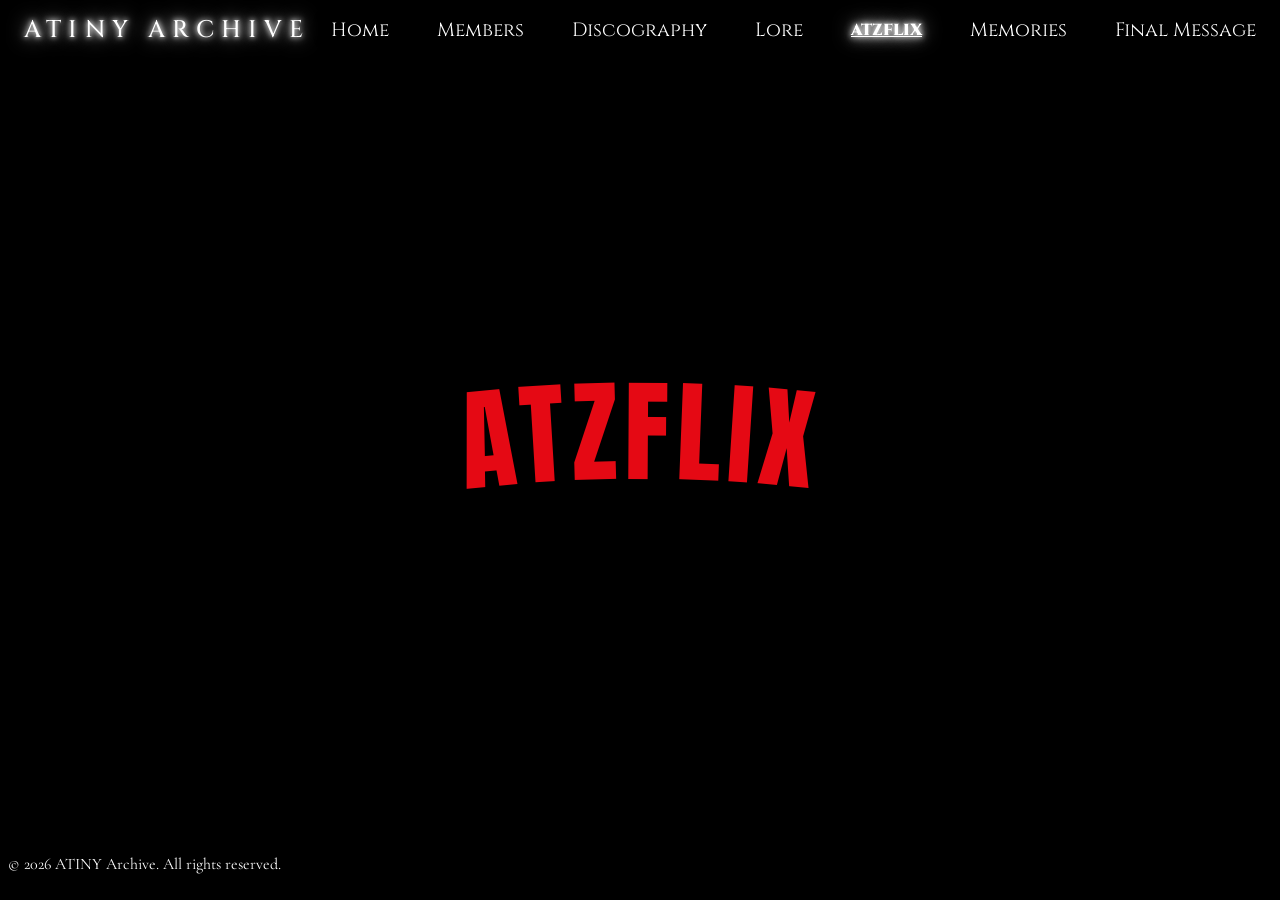
<file: public/atzflix.html>
<html lang="en">

<head>
    <meta charset="UTF-8">
    <meta name="viewport" content="width=device-width, initial-scale=1.0">
    <meta name="robots" content="noindex, nofollow">
    <link rel="icon" href="../assets/logonav.jpg" type="image/jpg">
    <title>ATINY Archive | ATZFLIX</title>
    <link href="https://cdn.jsdelivr.net/npm/bootstrap@5.3.0/dist/css/bootstrap.min.css" rel="stylesheet">
    <link rel="stylesheet" href="../assets/style.css">
    <link href="https://fonts.googleapis.com/css2?family=Anton&display=swap" rel="stylesheet">
</head>

<body>

    <header class="d-flex justify-content-between align-items-center px-4 py-3">
        <a href="inicio/inicio.html" style="text-decoration: none; color: inherit;">
            <h1 class="titleMenor">ATINY ARCHIVE</h1>
        </a>
        <nav class="d-flex align-items-center justify-content-center gap-5">
            <a href="home.html" class="nav-link">Home</a>
            <a href="members.html" class="nav-link">Members</a>
            <a href="disco.html" class="nav-link">Discography</a>
            <a href="lore.html" class="nav-link">Lore</a>
            <a href="atzflix.html" class="nav-link-act"><strong>ATZFLIX</strong></a>
            <a href="memories.html" class="nav-link">Memories</a>
            <a href="final.html" class="nav-link">Final Message</a>
        </nav>
    </header>

    <main class="atzflix-main">

        <div id="intro-view" class="atzflix-intro">
            <svg viewBox="0 0 800 200" class="atzflix-logo">
                <path id="curvaTexto" d="M 50,140 Q 400,60 750,140" fill="none" />
                <text>
                    <textPath href="#curvaTexto" startOffset="50%" text-anchor="middle">ATZFLIX</textPath>
                </text>
            </svg>
        </div>

        <div id="perfis-view" class="atzflix-perfis" style="display:none;">
            <h2 class="perfis-titulo">Who is watching?</h2>
            <div class="perfis-grid" id="perfisGrid"></div>
        </div>

        <div id="catalogo-view" class="atzflix-catalogo" style="display:none;">
            <div class="catalogo-topo">
                <img id="perfilAtualFoto" class="perfil-avatar" onclick="voltarPerfis()" title="Trocar perfil">
                <a href="memories.html" class="btn btn-primary btn-lg px-4 button">Leave ATZFLIX →</a>
            </div>
            <div id="categoriasContainer"></div>
        </div>

    </main>

    <footer class="px-2 py-2" style="position: fixed; bottom: 0; width: 100%;">
        <p>&copy; 2026 ATINY Archive. All rights reserved.</p>
    </footer>

    <script src="../scripts/atzflix.js"></script>
</body>

</html>
</file>
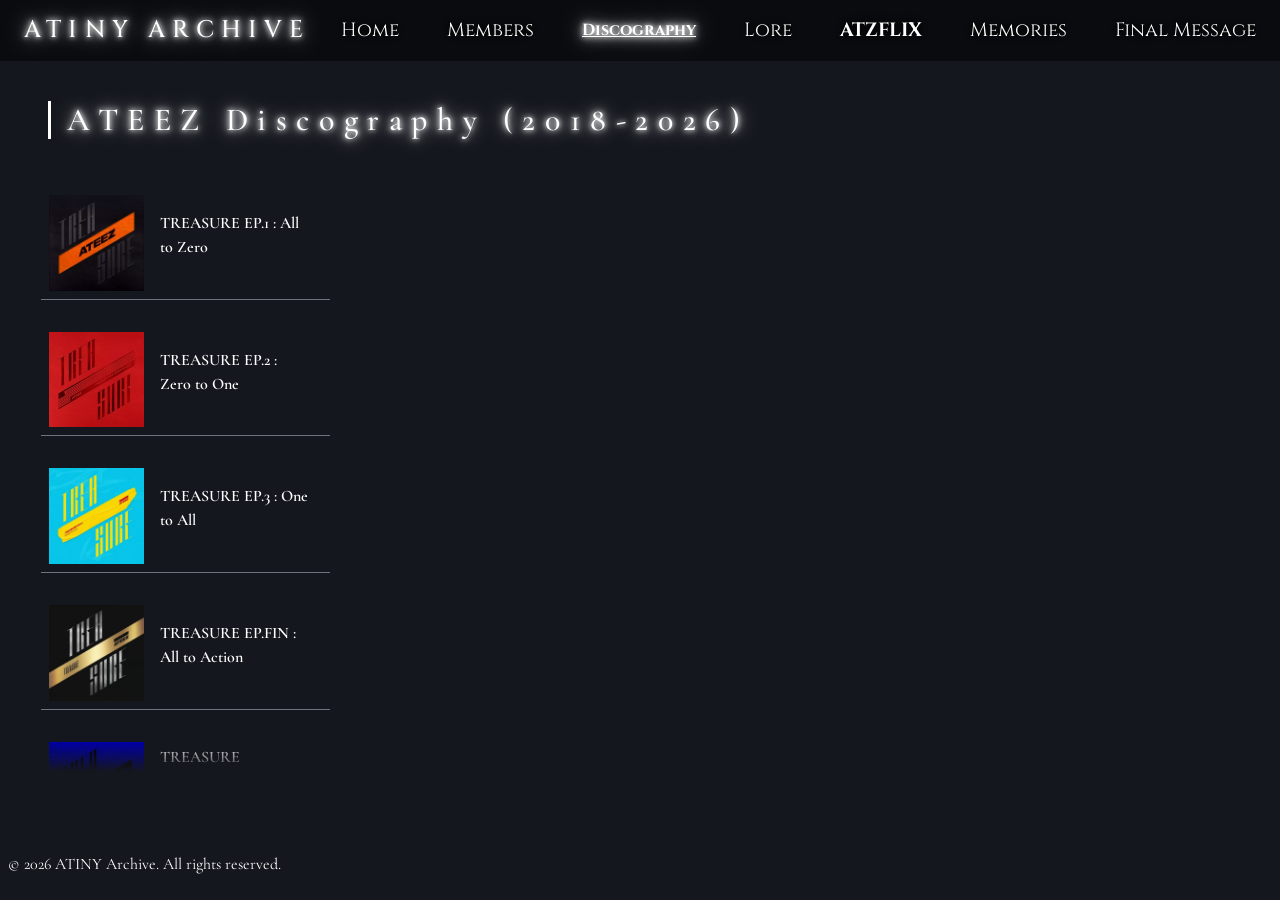
<file: public/disco.html>
<html lang="en">

<head>
    <meta charset="UTF-8">
    <meta name="viewport" content="width=device-width, initial-scale=1.0">
    <meta name="referrer" content="strict-origin-when-cross-origin">
    <meta name="robots" content="noindex, nofollow">
    <link rel="icon" href="../assets/logonav.jpg" type="image/jpg">
    <title>ATINY Archive | Discography</title>
    <link href="https://cdn.jsdelivr.net/npm/bootstrap@5.3.0/dist/css/bootstrap.min.css" rel="stylesheet">
    <link rel="stylesheet" href="../assets/style.css">
</head>

<body id="body1">

    <div id="fundo-era"></div>

    <header class="d-flex justify-content-between align-items-center px-4 py-3">
        <a href="inicio/inicio.html" style="text-decoration: none; color: inherit;">
            <h1 class="titleMenor">ATINY ARCHIVE</h1>
        </a>
        <nav class="d-flex align-items-center justify-content-center gap-5">
            <a href="home.html" class="nav-link">Home</a>
            <a href="members.html" class="nav-link">Members</a>
            <a href="disco.html" class="nav-link-act">Discography</a>
            <a href="lore.html" class="nav-link">Lore</a>
            <a href="atzflix.html" class="nav-link"><strong>ATZFLIX</strong></a>
            <a href="memories.html" class="nav-link">Memories</a>
            <a href="final.html" class="nav-link">Final Message</a>
        </nav>
    </header>

    <main class="container-fluid py-5 px-5" style ="min-height: 83vh;">
        <h2 class="mb-5">ATEEZ Discography (2018-2026)</h2>

        <div class="row align-items-start gap-4 flex-nowrap">
            <div class="col-md-3 albuns" style="overflow-y: auto; max-height: 24vw;">
                <div class="d-flex flex-column gap-4">

                    <div class="d-flex align-items-center gap-3 p-2 border-bottom border-secondary"
                        style="cursor: pointer;" onclick="mostrarMusicas('ep1', event)">
                        <img src="../assets/discos/disco1.avif" alt="First Mini Album" class="album-capa">
                        <p style="font-weight: 600; max-width: 55%;">TREASURE EP.1 : All to Zero</p>
                    </div>

                    <div class="d-flex align-items-center gap-3 p-2 border-bottom border-secondary"
                        style="cursor: pointer;" onclick="mostrarMusicas('ep2', event)">
                        <img src="../assets/discos/disco2.avif" alt="Mini Album" class="album-capa">
                        <p style="font-weight: 600; max-width: 55%;">TREASURE EP.2 : Zero to One</p>
                    </div>

                    <div class="d-flex align-items-center gap-3 p-2 border-bottom border-secondary"
                        style="cursor: pointer;" onclick="mostrarMusicas('ep3', event)">
                        <img src="../assets/discos/disco3.avif" alt="Mini Album" class="album-capa">
                        <p style="font-weight: 600; max-width: 55%;">TREASURE EP.3 : One to All</p>
                    </div>

                    <div class="d-flex align-items-center gap-3 p-2 border-bottom border-secondary"
                        style="cursor: pointer;" onclick="mostrarMusicas('ep4', event)">
                        <img src="../assets/discos/disco4.avif" alt="Full-Length Album" class="album-capa">
                        <p style="font-weight: 600; max-width: 55%;">TREASURE EP.FIN : All to Action</p>
                    </div>
                    <div class="d-flex align-items-center gap-3 p-2 border-bottom border-secondary"
                        style="cursor: pointer;" onclick="mostrarMusicas('ep5', event)">
                        <img src="../assets/discos/disco5.avif" alt="Mini Album" class="album-capa">
                        <p style="font-weight: 600; max-width: 55%;">TREASURE EPILOGUE : Action To Answer</p>
                    </div>
                    <div class="d-flex align-items-center gap-3 p-2 border-bottom border-secondary"
                        style="cursor: pointer;" onclick="mostrarMusicas('ep6', event)">
                        <img src="../assets/discos/disco6.avif" alt="Mini Album" class="album-capa">
                        <p style="font-weight: 600; max-width: 55%;">ZERO : FEVER Part.1</p>
                    </div>
                    <div class="d-flex align-items-center gap-3 p-2 border-bottom border-secondary"
                        style="cursor: pointer;" onclick="mostrarMusicas('ep7', event)">
                        <img src="../assets/discos/disco7.avif" alt="Mini Album" class="album-capa">
                        <p style="font-weight: 600; max-width: 55%;">ZERO : FEVER Part.2</p>
                    </div>
                    <div class="d-flex align-items-center gap-3 p-2 border-bottom border-secondary"
                        style="cursor: pointer;" onclick="mostrarMusicas('ep8', event)">
                        <img src="../assets/discos/disco8.avif" alt="Mini Album" class="album-capa">
                        <p style="font-weight: 600; max-width: 55%;">ZERO : FEVER Part.3</p>
                    </div>
                    <div class="d-flex align-items-center gap-3 p-2 border-bottom border-secondary"
                        style="cursor: pointer;" onclick="mostrarMusicas('ep9', event)">
                        <img src="../assets/discos/disco9.avif" alt="Full-Length Album" class="album-capa">
                        <p style="font-weight: 600; max-width: 55%;">ZERO : FEVER EPILOGUE</p>
                    </div>
                    <div class="d-flex align-items-center gap-3 p-2 border-bottom border-secondary"
                        style="cursor: pointer;" onclick="mostrarMusicas('ep10', event)">
                        <img src="../assets/discos/disco10.avif" alt="Japanese Mini Album" class="album-capa">
                        <p style="font-weight: 600; max-width: 55%;">BEYOND : ZERO</p>
                    </div>
                    <div class="d-flex align-items-center gap-3 p-2 border-bottom border-secondary"
                        style="cursor: pointer;" onclick="mostrarMusicas('ep11', event)">
                        <img src="../assets/discos/disco11.avif" alt="Mini Album" class="album-capa">
                        <p style="font-weight: 600; max-width: 55%;">THE WORLD EP.1 : MOVEMENT</p>
                    </div>
                    <div class="d-flex align-items-center gap-3 p-2 border-bottom border-secondary"
                        style="cursor: pointer;" onclick="mostrarMusicas('ep12', event)">
                        <img src="../assets/discos/disco12.avif" alt="Japanese Mini Album" class="album-capa">
                        <p style="font-weight: 600; max-width: 55%;">THE WORLD EP.PARADIGM</p>
                    </div>
                    <div class="d-flex align-items-center gap-3 p-2 border-bottom border-secondary"
                        style="cursor: pointer;" onclick="mostrarMusicas('ep13', event)">
                        <img src="../assets/discos/disco13.avif" alt="Mini Album" class="album-capa">
                        <p style="font-weight: 600; max-width: 55%;">SPIN OFF : FROM THE WITNESS</p>
                    </div>
                    <div class="d-flex align-items-center gap-3 p-2 border-bottom border-secondary"
                        style="cursor: pointer;" onclick="mostrarMusicas('ep14', event)">
                        <img src="../assets/discos/disco14.avif" alt="Mini Album" class="album-capa">
                        <p style="font-weight: 600; max-width: 55%;">THE WORLD EP.2 : OUTLAW</p>
                    </div>
                    <div class="d-flex align-items-center gap-3 p-2 border-bottom border-secondary"
                        style="cursor: pointer;" onclick="mostrarMusicas('ep15', event)">
                        <img src="../assets/discos/disco15.avif" alt="Full-Length Album" class="album-capa">
                        <p style="font-weight: 600; max-width: 55%;">THE WORLD EP.FIN : WILL</p>
                    </div>
                    <div class="d-flex align-items-center gap-3 p-2 border-bottom border-secondary"
                        style="cursor: pointer;" onclick="mostrarMusicas('ep16', event)">
                        <img src="../assets/discos/disco16.avif" alt="Mini Album" class="album-capa">
                        <p style="font-weight: 600; max-width: 55%;">GOLDEN HOUR : Part.1</p>
                    </div>
                    <div class="d-flex align-items-center gap-3 p-2 border-bottom border-secondary"
                        style="cursor: pointer;" onclick="mostrarMusicas('ep17', event)">
                        <img src="../assets/discos/disco17.jpg" alt="Collaboration Single" class="album-capa">
                        <p style="font-weight: 600; max-width: 55%;">Hush-Hush (with BE:FIRST)</p>
                    </div>
                    <div class="d-flex align-items-center gap-3 p-2 border-bottom border-secondary"
                        style="cursor: pointer;" onclick="mostrarMusicas('ep18', event)">
                        <img src="../assets/discos/disco18.jpg" alt="Japanese Single" class="album-capa">
                        <p style="font-weight: 600; max-width: 55%;">Birthday</p>
                    </div>
                    <div class="d-flex align-items-center gap-3 p-2 border-bottom border-secondary"
                        style="cursor: pointer;" onclick="mostrarMusicas('ep19', event)">
                        <img src="../assets/discos/disco19.jpg" alt="Mini Album" class="album-capa">
                        <p style="font-weight: 600; max-width: 55%;">GOLDEN HOUR : Part.2</p>
                    </div>
                    <div class="d-flex align-items-center gap-3 p-2 border-bottom border-secondary"
                        style="cursor: pointer;" onclick="mostrarMusicas('ep20', event)">
                        <img src="../assets/discos/disco20.jpg" alt="Mini Album" class="album-capa">
                        <p style="font-weight: 600; max-width: 55%;">GOLDEN HOUR : Part.3</p>
                    </div>
                    <div class="d-flex align-items-center gap-3 p-2 border-bottom border-secondary"
                        style="cursor: pointer;" onclick="mostrarMusicas('ep21', event)">
                        <img src="../assets/discos/disco21.jpg" alt="Mini Album Repackage" class="album-capa">
                        <p style="font-weight: 600; max-width: 55%;">GOLDEN HOUR : Part.3 ‘In Your Fantasy Edition’</p>
                    </div>
                    <div class="d-flex align-items-center gap-3 p-2 border-bottom border-secondary"
                        style="cursor: pointer;" onclick="mostrarMusicas('ep22', event)">
                        <img src="../assets/discos/disco22.jpeg" alt="Mini Album" class="album-capa">
                        <p style="font-weight: 600; max-width: 55%;">Ashes to Light</p>
                    </div>
                    <div class="d-flex align-items-center gap-3 p-2 border-bottom border-secondary"
                        style="cursor: pointer;" onclick="mostrarMusicas('ep23', event)">
                        <img src="../assets/discos/disco23.jpeg" alt="Japanese Full Album" class="album-capa">
                        <p style="font-weight: 600; max-width: 55%;">GOLDEN HOUR : Part.4</p>
                    </div>
                    <div class="d-flex align-items-center gap-3 p-2 border-bottom border-secondary"
                        style="cursor: pointer;" onclick="mostrarMusicas('ep24', event)">
                        <img src="../assets/discos/disco24.jpg" alt="Japanese Full Album" class="album-capa">
                        <p style="font-weight: 600; max-width: 55%;">GOLDEN HOUR : Part.5</p>
                    </div>
                </div>
            </div>

            <div class="col-md-8">
                <div id="musicas" class="p-4"></div>
            </div>
        </div>
    </main>


    <footer class="px-2 py-2" style="position: fixed; bottom: 0; width: 100%;">
        <p>&copy; 2026 ATINY Archive. All rights reserved.</p>
    </footer>

    <script src="../scripts/som.js"></script>
    <script src="../scripts/disco.js"></script>
</body>

</html>
</file>
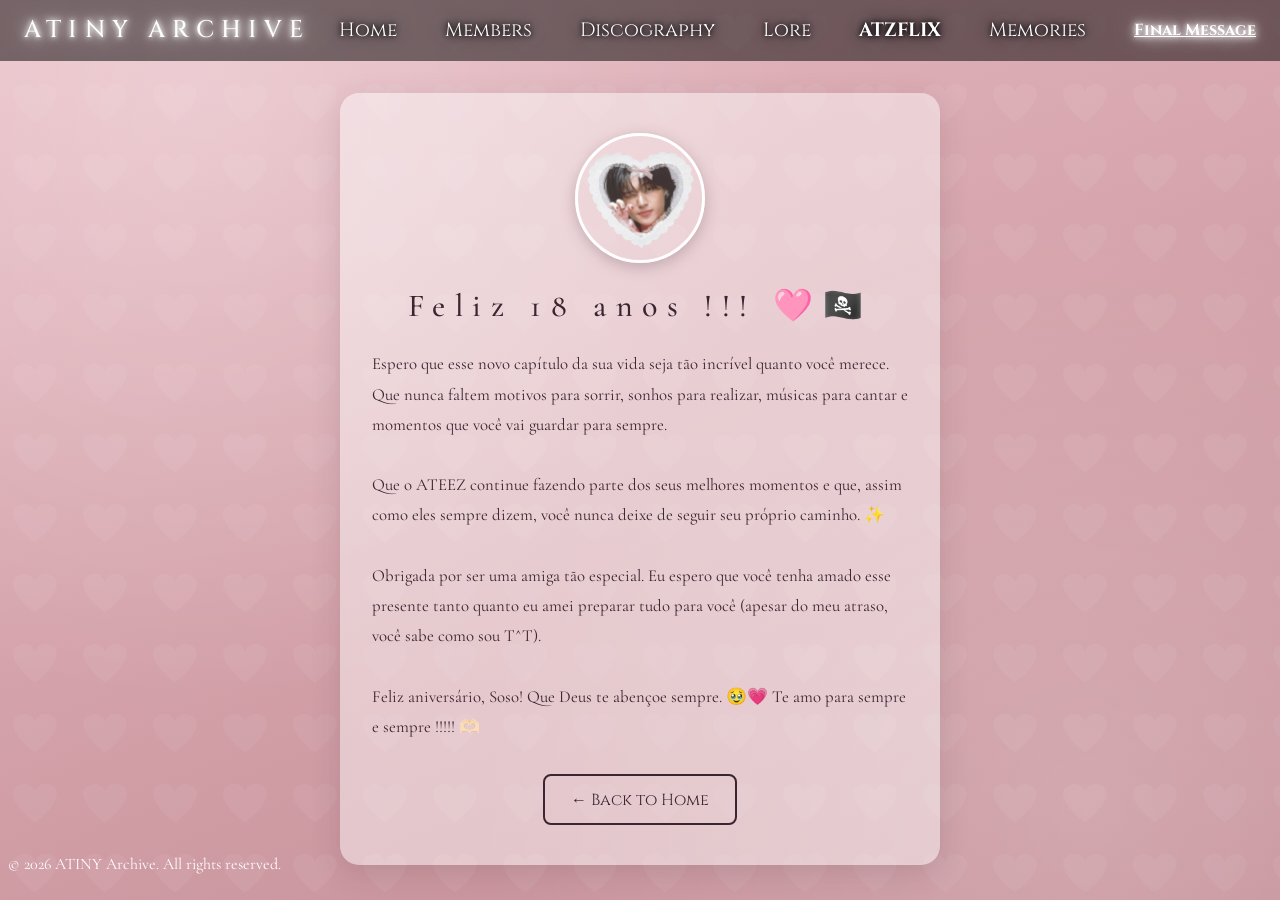
<file: public/final.html>
<html lang="en">

<head>
    <meta charset="UTF-8">
    <meta name="viewport" content="width=device-width, initial-scale=1.0">
    <meta name="robots" content="noindex, nofollow">
    <link rel="icon" href="../assets/logonav.jpg" type="image/jpg">
    <title>ATINY Archive | Final Message</title>
    <link href="https://cdn.jsdelivr.net/npm/bootstrap@5.3.0/dist/css/bootstrap.min.css" rel="stylesheet">
    <link rel="stylesheet" href="../assets/style.css">
</head>

<body class="memories-body">

    <header class="d-flex justify-content-between align-items-center px-4 py-3">
        <a href="inicio/inicio.html" style="text-decoration: none; color: inherit;">
            <h1 class="titleMenor">ATINY ARCHIVE</h1>
        </a>
        <nav class="d-flex align-items-center justify-content-center gap-5">
            <a href="home.html" class="nav-link">Home</a>
            <a href="members.html" class="nav-link">Members</a>
            <a href="disco.html" class="nav-link">Discography</a>
            <a href="lore.html" class="nav-link">Lore</a>
            <a href="atzflix.html" class="nav-link"><strong>ATZFLIX</strong></a>
            <a href="memories.html" class="nav-link">Memories</a>
            <a href="final.html" class="nav-link-act">Final Message</a>
        </nav>
    </header>

    <main class="final-main">
        <div class="final-card">
            <img src="../assets/wooyoung.png" alt="wooyoung" class="final-img">
            <h2 class="final-titulo">Feliz 18 anos !!! 🩷🏴‍☠️</h2>
            <p class="final-texto">
                Espero que esse novo capítulo da sua vida seja tão incrível quanto você merece. Que nunca faltem motivos
                para sorrir, sonhos para realizar, músicas para cantar e momentos que você vai guardar para sempre.
                <br><br>
                Que o ATEEZ continue fazendo parte dos seus melhores momentos e que, assim como eles sempre dizem, você
                nunca deixe de seguir seu próprio caminho. ✨
                <br><br>
                Obrigada por ser uma amiga tão especial. Eu espero que você tenha amado esse presente tanto quanto eu
                amei preparar tudo para você (apesar do meu atraso, você sabe como sou T^T).
                <br><br>
                Feliz aniversário, Soso! Que Deus te abençoe sempre. 🥹💗
                Te amo para sempre e sempre !!!!! 🫶🏻
            </p>
            <a href="home.html" class="final-btn">← Back to Home</a>
        </div>
    </main>

    <footer class="px-2 py-2" style="position: fixed; bottom: 0; width: 100%;">
        <p>&copy; 2026 ATINY Archive. All rights reserved.</p>
    </footer>

    <script src="../scripts/som.js"></script>
</body>

</html>
</file>
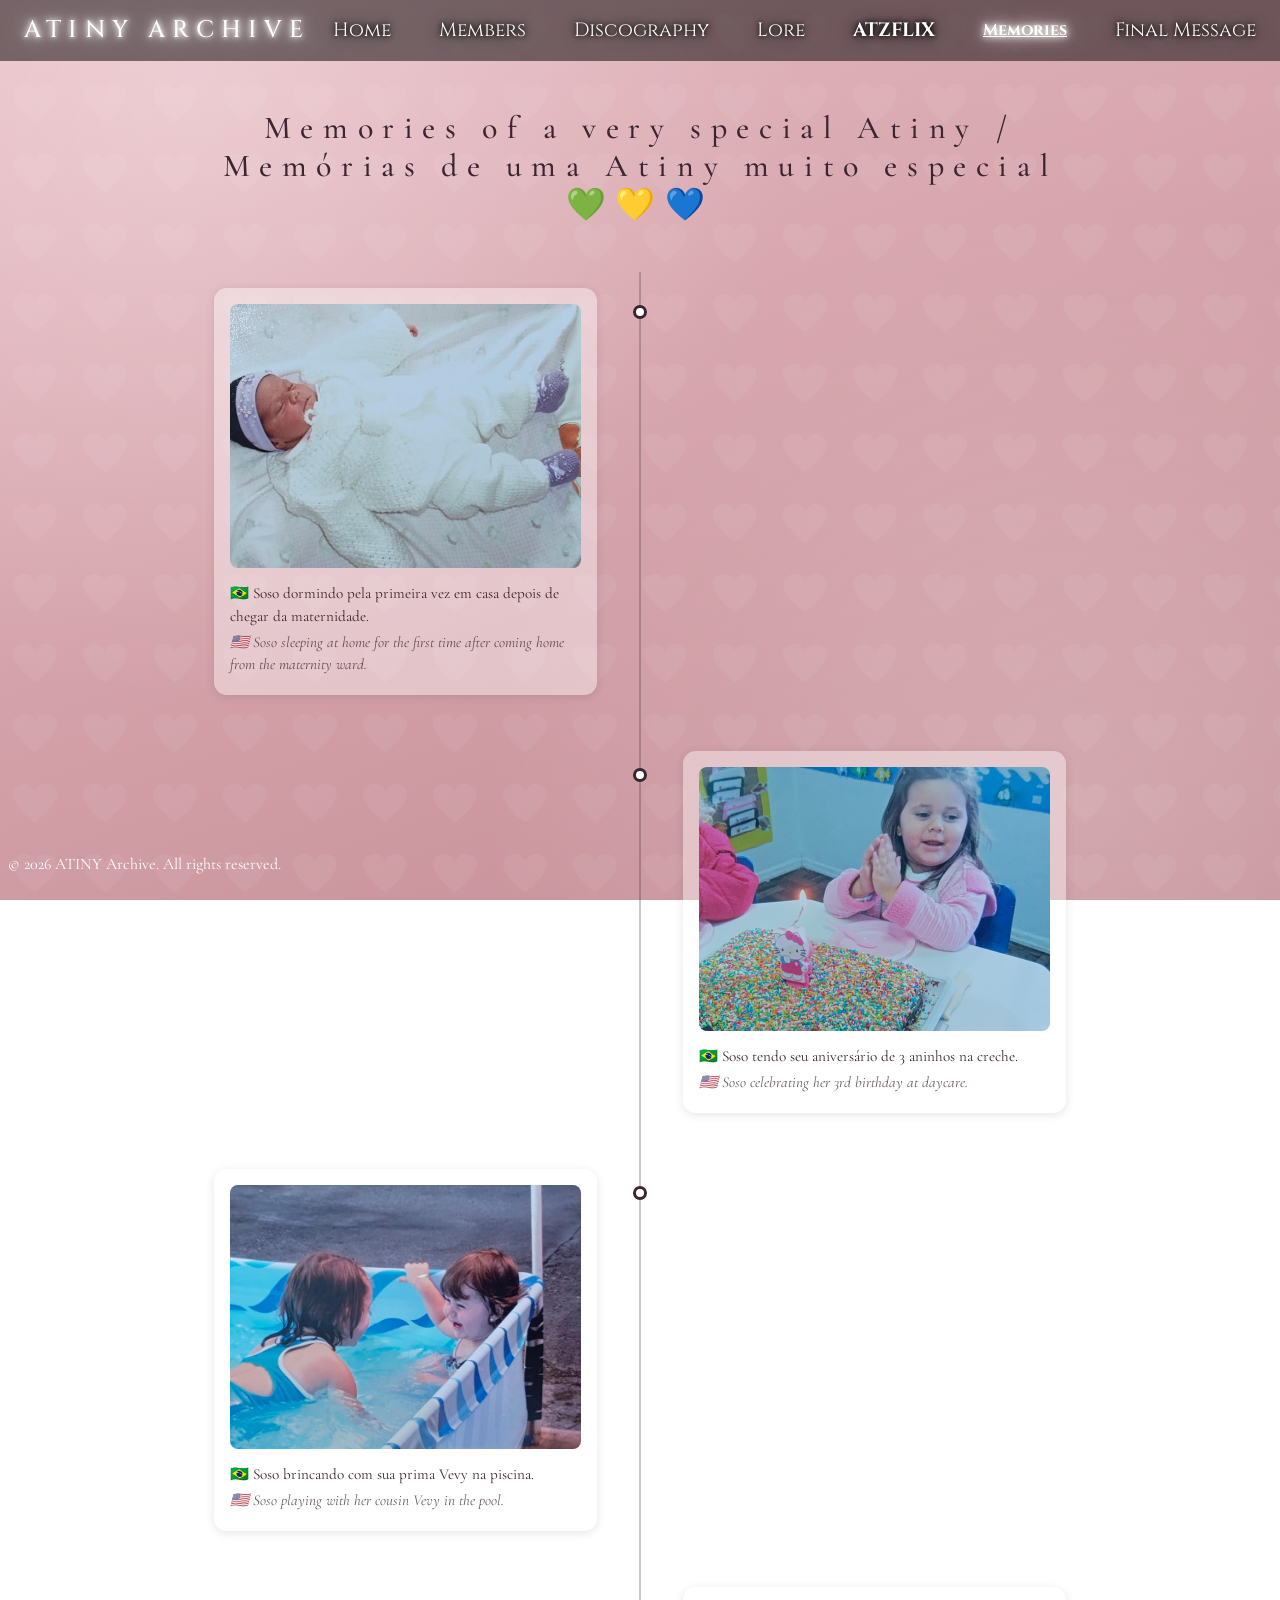
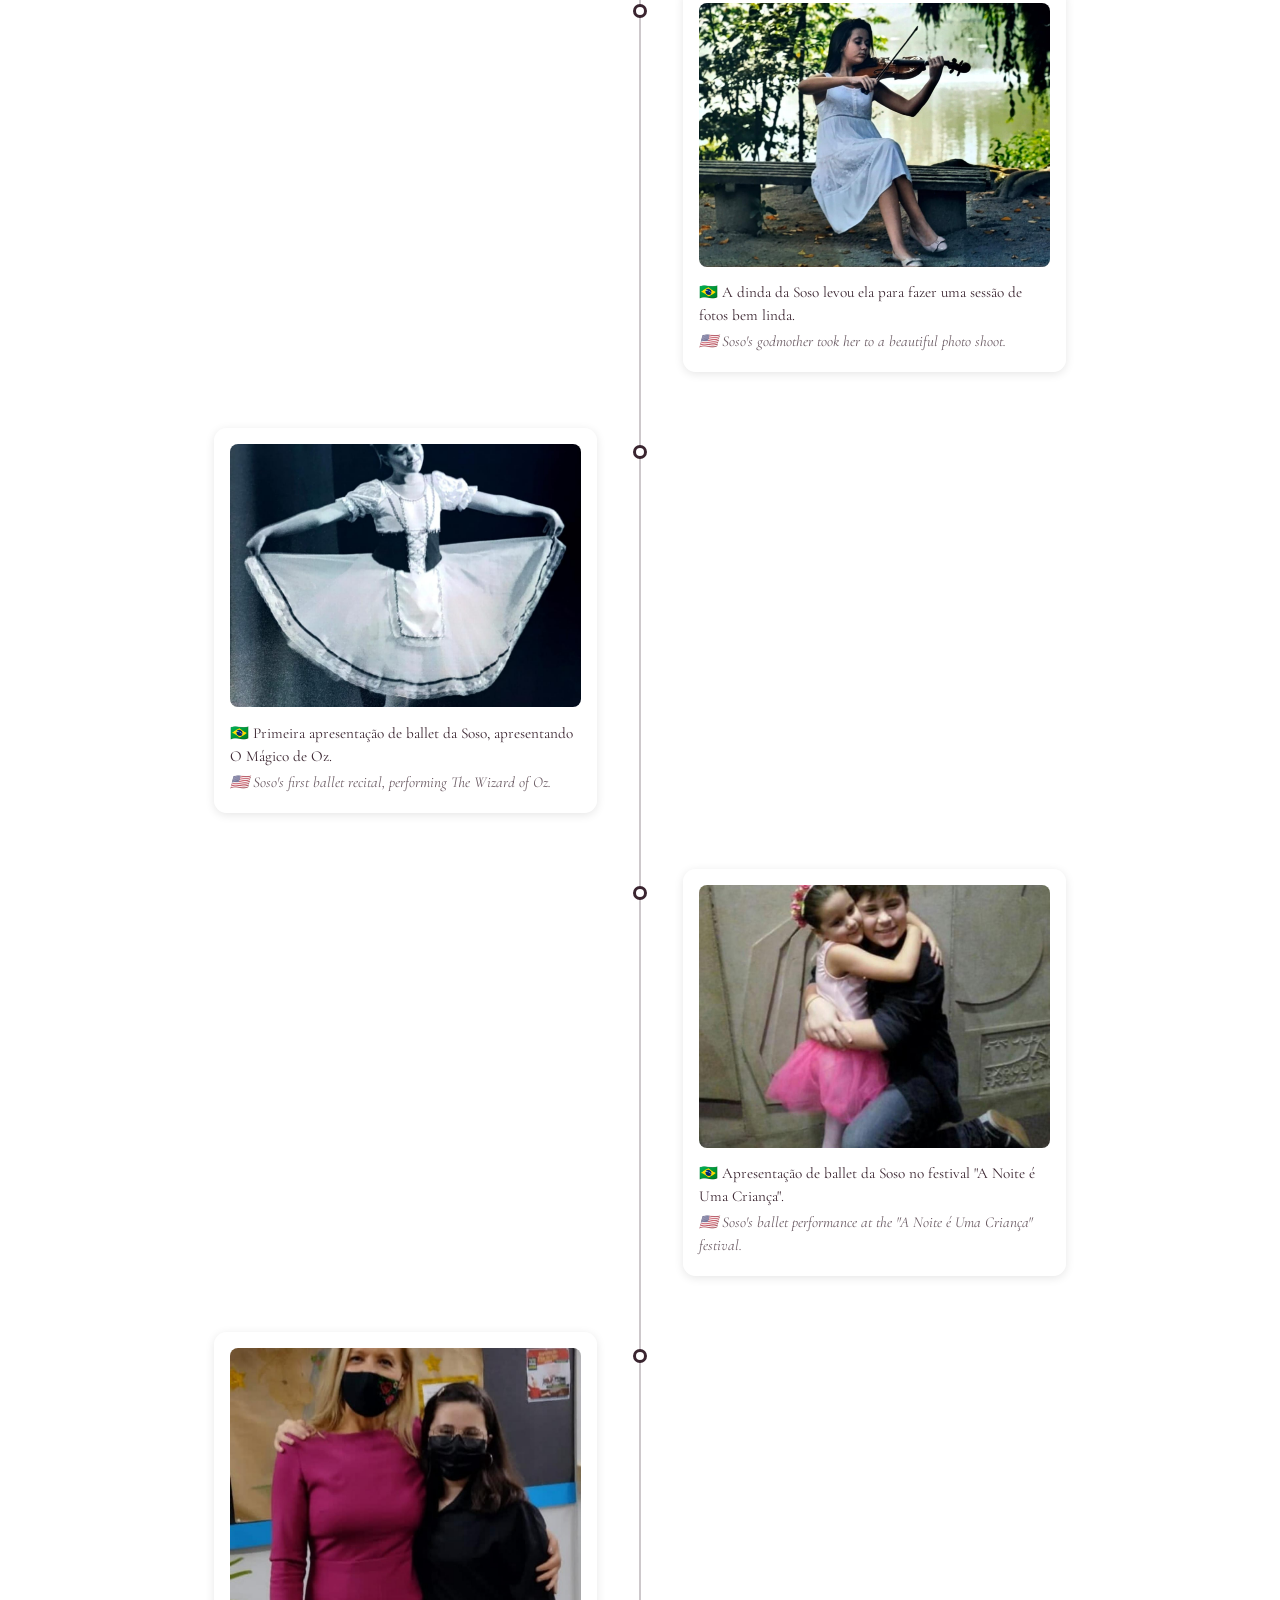
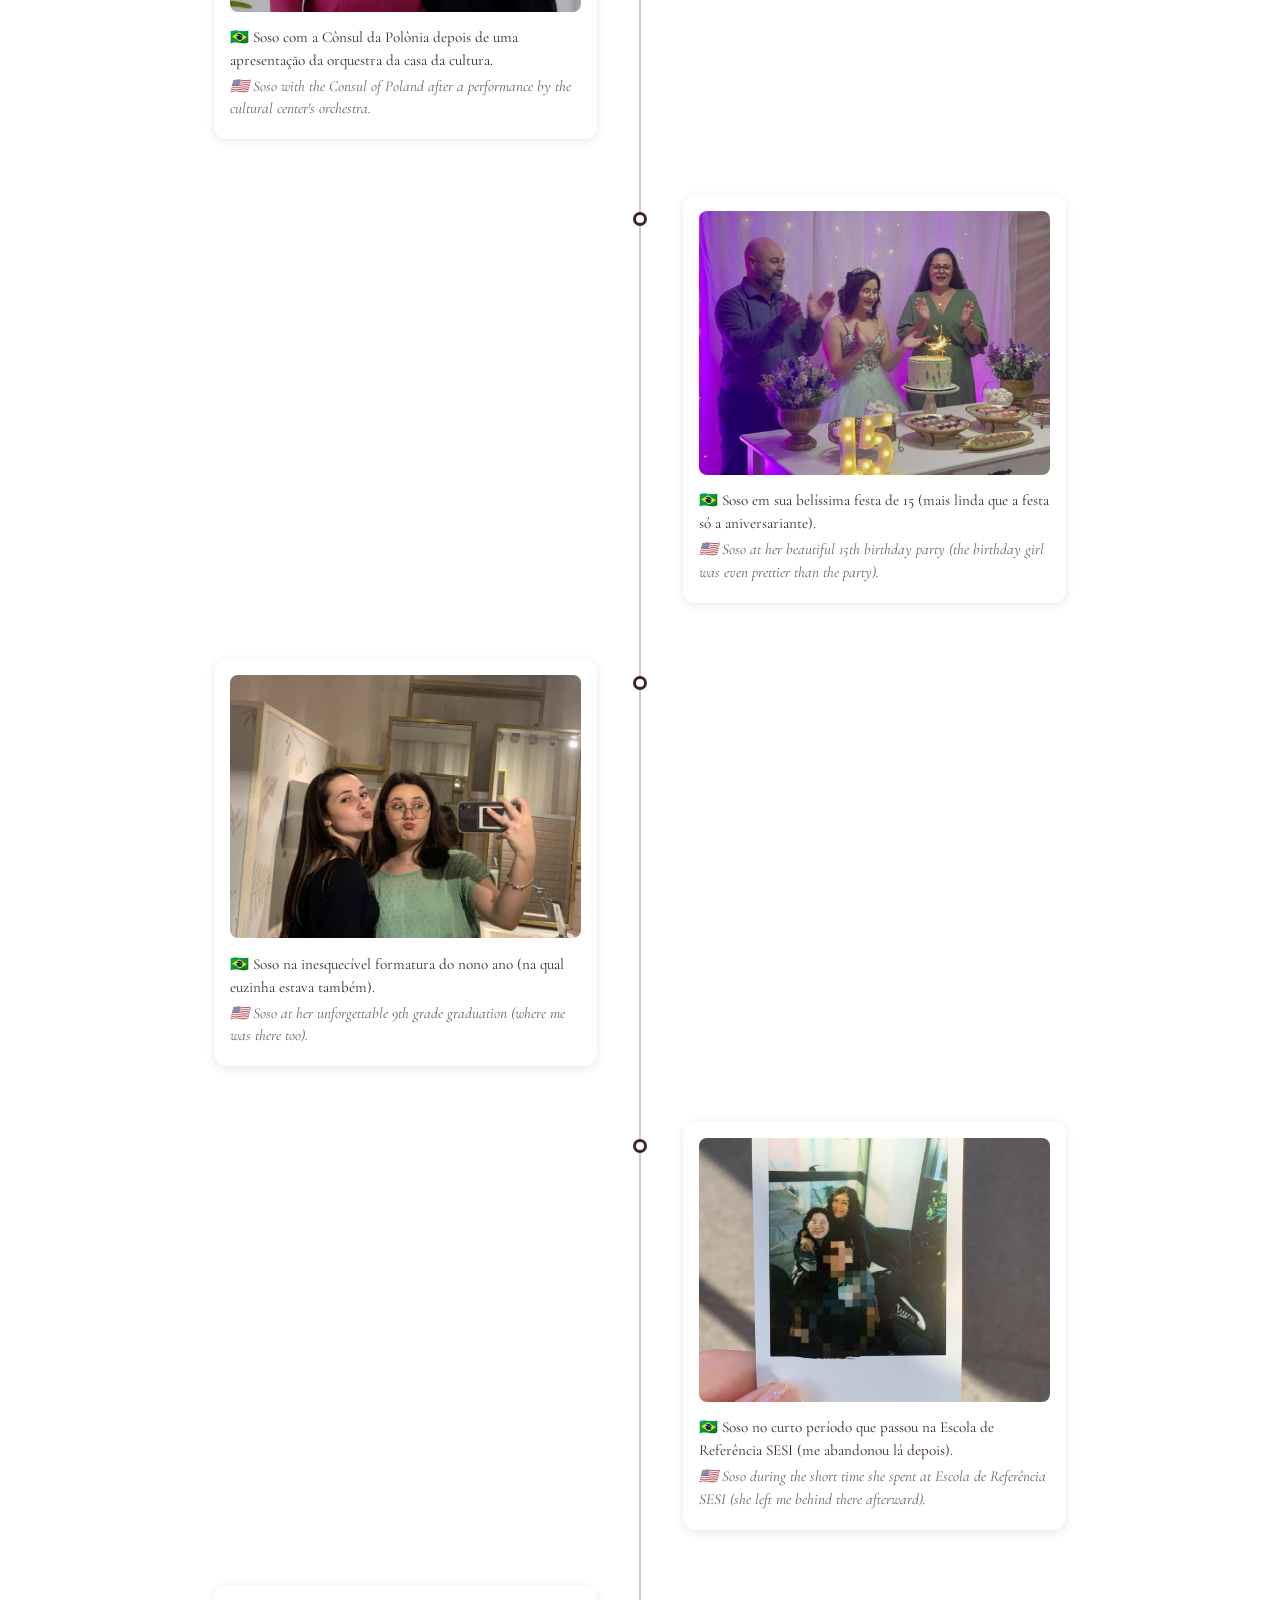
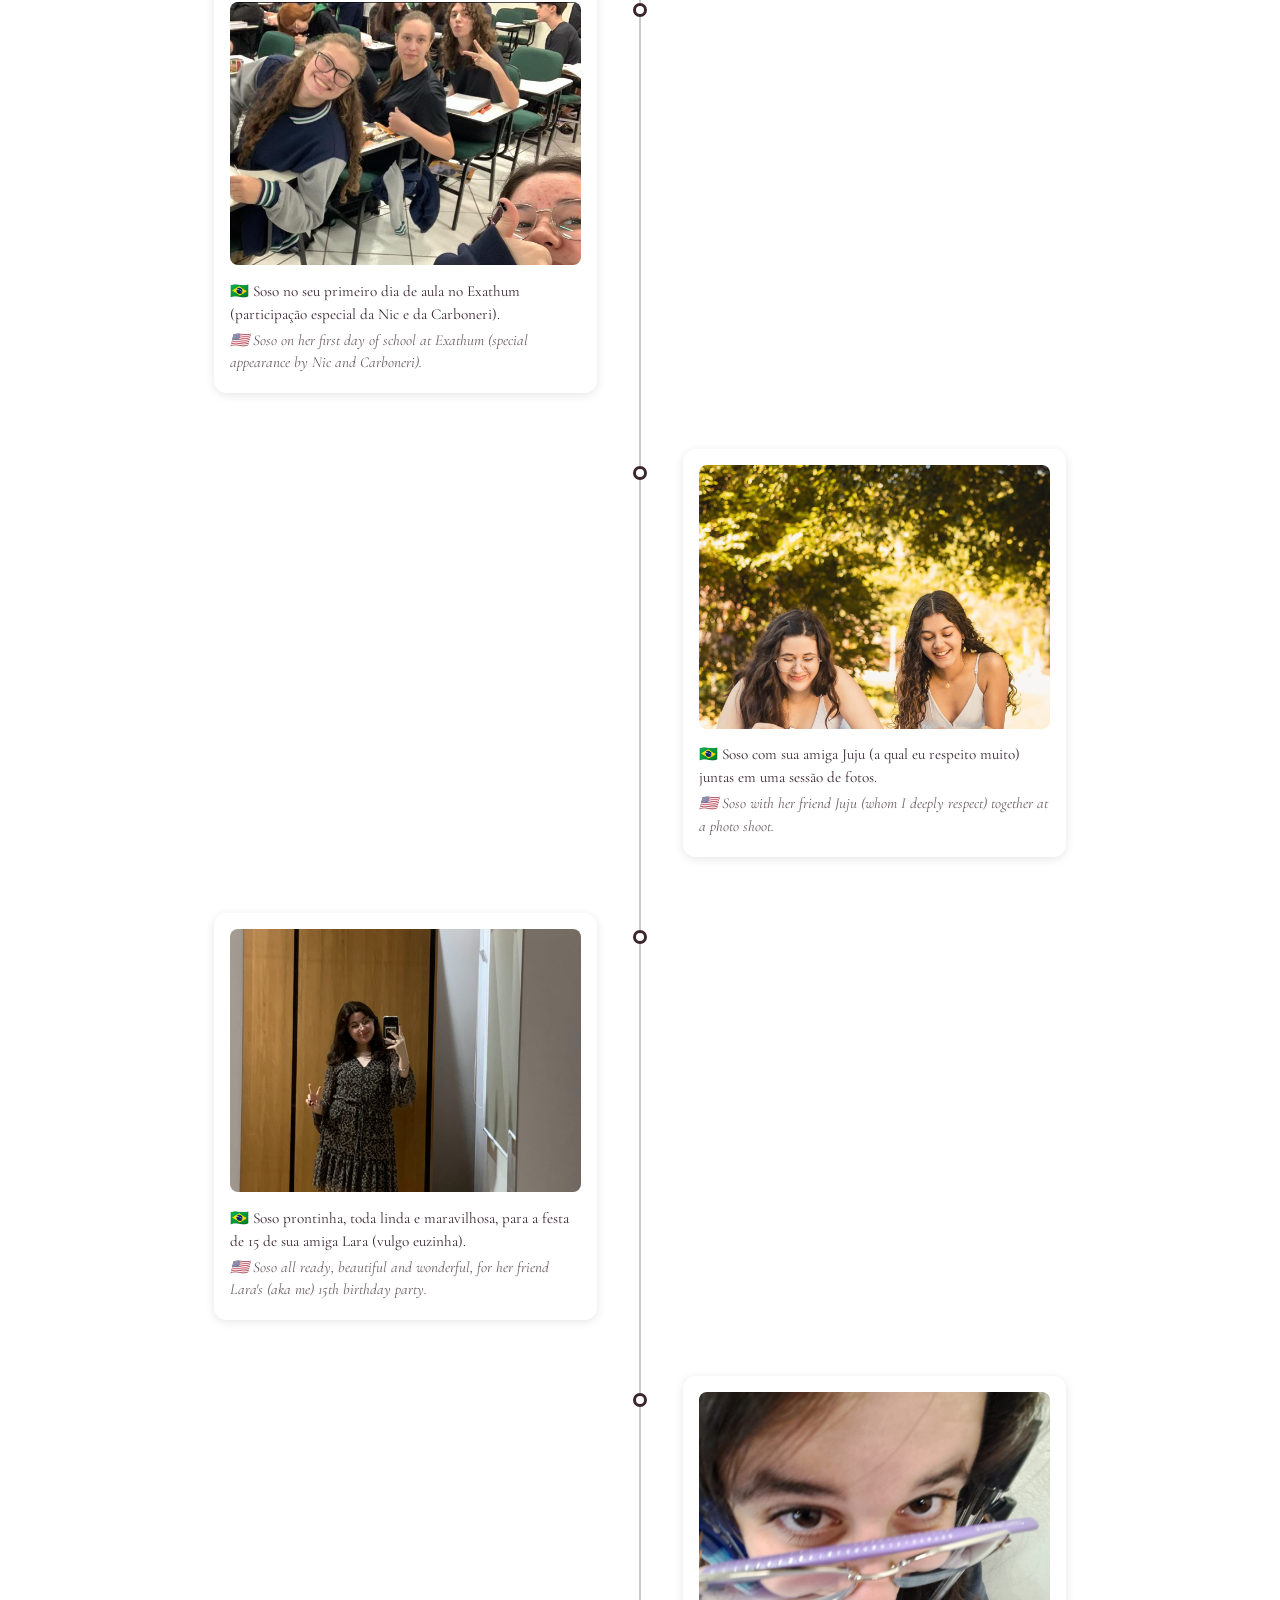
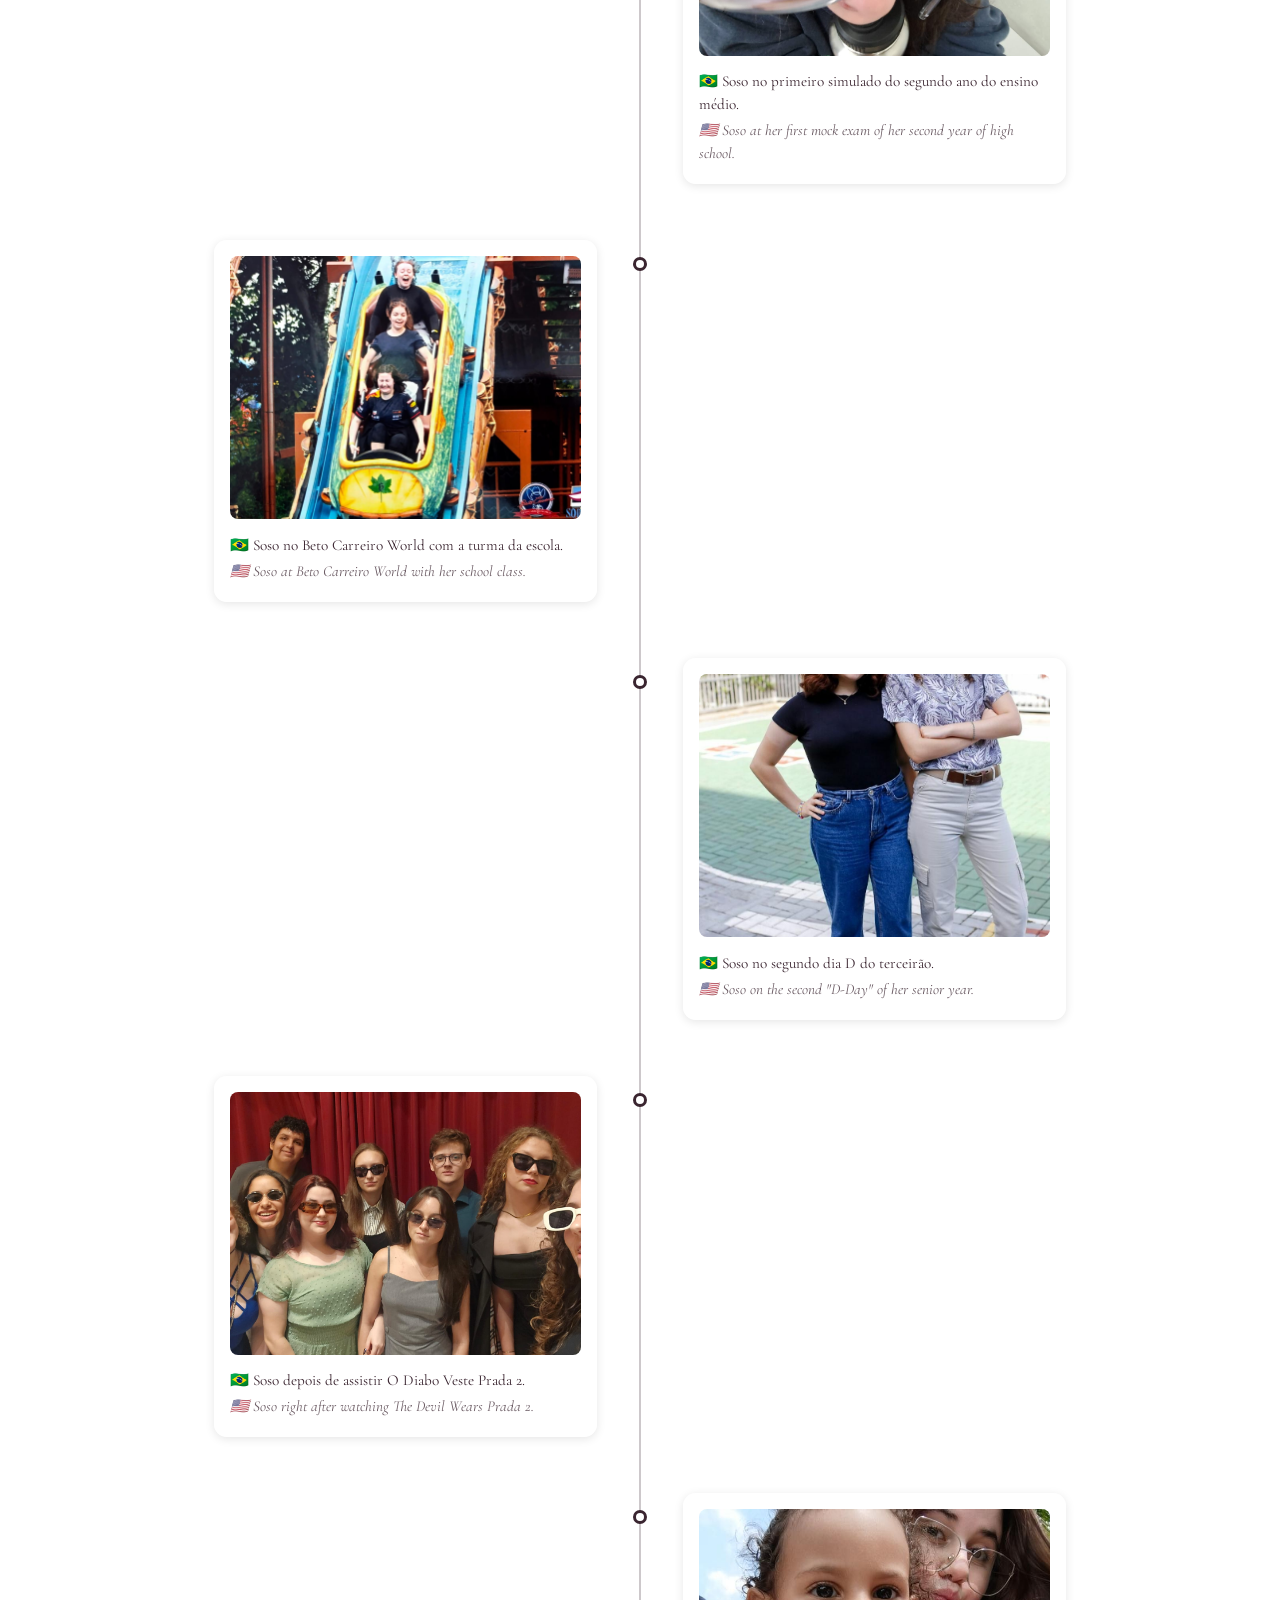
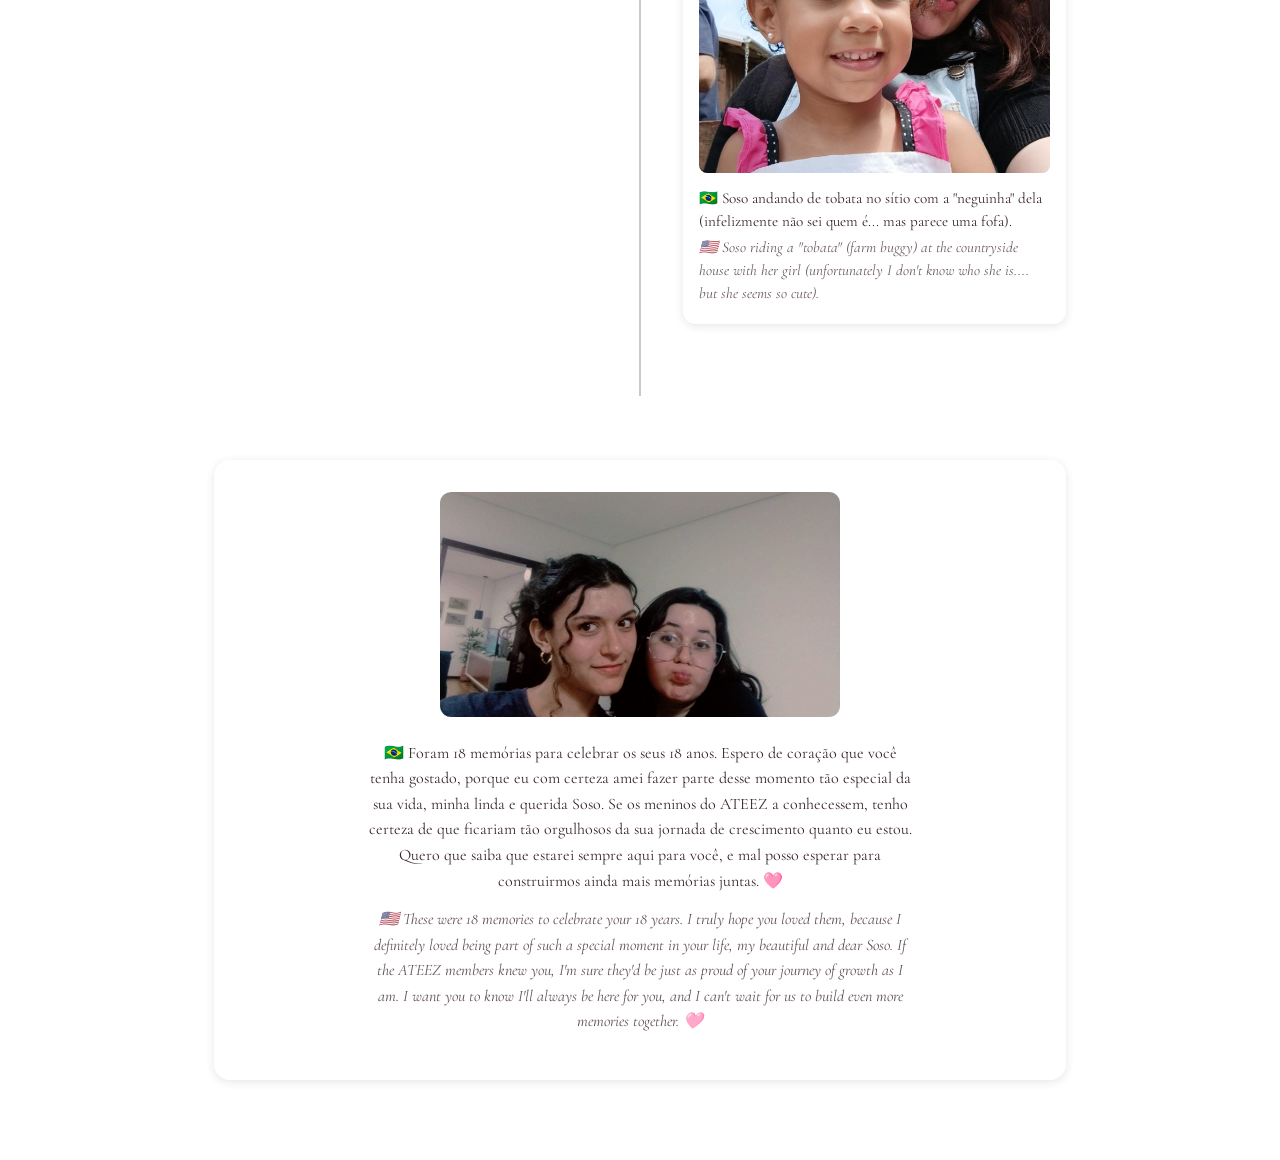
<file: public/memories.html>
<html lang="en">

<head>
    <meta charset="UTF-8">
    <meta name="viewport" content="width=device-width, initial-scale=1.0">
    <meta name="robots" content="noindex, nofollow">
    <link rel="icon" href="../assets/logonav.jpg" type="image/jpg">
    <title>ATINY Archive | Memories</title>
    <link href="https://cdn.jsdelivr.net/npm/bootstrap@5.3.0/dist/css/bootstrap.min.css" rel="stylesheet">
    <link rel="stylesheet" href="../assets/style.css">
</head>

<body class="memories-body">
    <header class="d-flex justify-content-between align-items-center px-4 py-3">
        <a href="inicio/inicio.html" style="text-decoration: none; color: inherit;">
            <h1 class="titleMenor">ATINY ARCHIVE</h1>
        </a>
        <nav class="d-flex align-items-center justify-content-center gap-5">
            <a href="home.html" class="nav-link">Home</a>
            <a href="members.html" class="nav-link">Members</a>
            <a href="disco.html" class="nav-link">Discography</a>
            <a href="lore.html" class="nav-link">Lore</a>
            <a href="atzflix.html" class="nav-link"><strong>ATZFLIX</strong></a>
            <a href="memories.html" class="nav-link-act">Memories</a>
            <a href="final.html" class="nav-link">Final Message</a>
        </nav>
    </header>

    <main class="memories-main">
        <h2 class="memories-titulo">Memories of a very special Atiny /
            <br>
            Memórias de uma Atiny muito especial 💚💛💙
        </h2>

        <div class="memories-timeline">

            <div class="memoria-item">
                <div class="memoria-conteudo">
                    <img src="../assets/memories/memoria1.jpeg" alt="Soso bebê" class="memoria-img">
                    <p class="memoria-texto-pt">🇧🇷 Soso dormindo pela primeira vez em casa depois de chegar da
                        maternidade.</p>
                    <p class="memoria-texto-en">🇺🇸 Soso sleeping at home for the first time after coming home from the
                        maternity ward.</p>
                </div>
            </div>

            <div class="memoria-item">
                <div class="memoria-conteudo">
                    <img src="../assets/memories/memoria2.jpeg" alt="Aniversário Soso" class="memoria-img">
                    <p class="memoria-texto-pt">🇧🇷 Soso tendo seu aniversário de 3 aninhos na creche.</p>
                    <p class="memoria-texto-en">🇺🇸 Soso celebrating her 3rd birthday at daycare.</p>
                </div>
            </div>

            <div class="memoria-item">
                <div class="memoria-conteudo">
                    <img src="../assets/memories/memoria3.jpeg" alt="Soso e Vevy" class="memoria-img">
                    <p class="memoria-texto-pt">🇧🇷 Soso brincando com sua prima Vevy na piscina.</p>
                    <p class="memoria-texto-en">🇺🇸 Soso playing with her cousin Vevy in the pool.</p>
                </div>
            </div>

            <div class="memoria-item">
                <div class="memoria-conteudo">
                    <img src="../assets/memories/memoria4.jpeg" alt="Soso e violino" class="memoria-img">
                    <p class="memoria-texto-pt">🇧🇷 A dinda da Soso levou ela para fazer uma sessão de fotos bem linda.
                    </p>
                    <p class="memoria-texto-en">🇺🇸 Soso's godmother took her to a beautiful photo shoot.</p>
                </div>
            </div>

            <div class="memoria-item">
                <div class="memoria-conteudo">
                    <img src="../assets/memories/memoria5.jpeg" alt="Soso ballet" class="memoria-img">
                    <p class="memoria-texto-pt">🇧🇷 Primeira apresentação de ballet da Soso, apresentando O Mágico de
                        Oz.</p>
                    <p class="memoria-texto-en">🇺🇸 Soso's first ballet recital, performing The Wizard of Oz.</p>
                </div>
            </div>

            <div class="memoria-item">
                <div class="memoria-conteudo">
                    <img src="../assets/memories/memoria6.jpeg" alt="Soso ballet festival" class="memoria-img">
                    <p class="memoria-texto-pt">🇧🇷 Apresentação de ballet da Soso no festival "A Noite é Uma Criança".
                    </p>
                    <p class="memoria-texto-en">🇺🇸 Soso's ballet performance at the "A Noite é Uma Criança" festival.
                    </p>
                </div>
            </div>

            <div class="memoria-item">
                <div class="memoria-conteudo">
                    <img src="../assets/memories/memoria7.jpeg" alt="Soso Polônia" class="memoria-img">
                    <p class="memoria-texto-pt">🇧🇷 Soso com a Cônsul da Polônia depois de uma apresentação da
                        orquestra da casa da cultura.</p>
                    <p class="memoria-texto-en">🇺🇸 Soso with the Consul of Poland after a performance by the cultural
                        center's orchestra.</p>
                </div>
            </div>

            <div class="memoria-item">
                <div class="memoria-conteudo">
                    <img src="../assets/memories/memoria8.jpeg" alt="Soso 15 anos" class="memoria-img">
                    <p class="memoria-texto-pt">🇧🇷 Soso em sua belíssima festa de 15 (mais linda que a festa só a
                        aniversariante).</p>
                    <p class="memoria-texto-en">🇺🇸 Soso at her beautiful 15th birthday party (the birthday girl was
                        even prettier than the party).</p>
                </div>
            </div>

            <div class="memoria-item">
                <div class="memoria-conteudo">
                    <img src="../assets/memories/memoria9.jpeg" alt="Soso nono ano" class="memoria-img">
                    <p class="memoria-texto-pt">🇧🇷 Soso na inesquecível formatura do nono ano (na qual euzinha estava
                        também).</p>
                    <p class="memoria-texto-en">🇺🇸 Soso at her unforgettable 9th grade graduation (where me
                        was there too).</p>
                </div>
            </div>

            <div class="memoria-item">
                <div class="memoria-conteudo">
                    <img src="../assets/memories/memoria10.jpeg" alt="Soso sesi" class="memoria-img">
                    <p class="memoria-texto-pt">🇧🇷 Soso no curto período que passou na Escola de Referência SESI (me
                        abandonou lá depois).</p>
                    <p class="memoria-texto-en">🇺🇸 Soso during the short time she spent at Escola de Referência SESI
                        (she left me behind there afterward).</p>
                </div>
            </div>

            <div class="memoria-item">
                <div class="memoria-conteudo">
                    <img src="../assets/memories/memoria11.jpeg" alt="Soso exathum" class="memoria-img">
                    <p class="memoria-texto-pt">🇧🇷 Soso no seu primeiro dia de aula no Exathum (participação especial
                        da Nic e da Carboneri).</p>
                    <p class="memoria-texto-en">🇺🇸 Soso on her first day of school at Exathum (special appearance by
                        Nic and Carboneri).</p>
                </div>
            </div>

            <div class="memoria-item">
                <div class="memoria-conteudo">
                    <img src="../assets/memories/memoria12.jpeg" alt="Soso e julia" class="memoria-img">
                    <p class="memoria-texto-pt">🇧🇷 Soso com sua amiga Juju (a qual eu respeito muito) juntas em uma
                        sessão de fotos.</p>
                    <p class="memoria-texto-en">🇺🇸 Soso with her friend Juju (whom I deeply respect) together at a
                        photo shoot.</p>
                </div>
            </div>

            <div class="memoria-item">
                <div class="memoria-conteudo">
                    <img src="../assets/memories/memoria13.jpeg" alt="Soso e Lara 15" class="memoria-img">
                    <p class="memoria-texto-pt">🇧🇷 Soso prontinha, toda linda e maravilhosa, para a festa de 15 de sua
                        amiga Lara (vulgo euzinha).</p>
                    <p class="memoria-texto-en">🇺🇸 Soso all ready, beautiful and wonderful, for her friend Lara's (aka
                         me) 15th birthday party.</p>
                </div>
            </div>

            <div class="memoria-item">
                <div class="memoria-conteudo">
                    <img src="../assets/memories/memoria14.jpeg" alt="Soso simulado" class="memoria-img">
                    <p class="memoria-texto-pt">🇧🇷 Soso no primeiro simulado do segundo ano do ensino médio.</p>
                    <p class="memoria-texto-en">🇺🇸 Soso at her first mock exam of her second year of high school.</p>
                </div>
            </div>

            <div class="memoria-item">
                <div class="memoria-conteudo">
                    <img src="../assets/memories/memoria15.jpeg" alt="Soso beto carreiro" class="memoria-img">
                    <p class="memoria-texto-pt">🇧🇷 Soso no Beto Carreiro World com a turma da escola.</p>
                    <p class="memoria-texto-en">🇺🇸 Soso at Beto Carreiro World with her school class.</p>
                </div>
            </div>

            <div class="memoria-item">
                <div class="memoria-conteudo">
                    <img src="../assets/memories/memoria16.jpeg" alt="Soso dia D" class="memoria-img">
                    <p class="memoria-texto-pt">🇧🇷 Soso no segundo dia D do terceirão.</p>
                    <p class="memoria-texto-en">🇺🇸 Soso on the second "D-Day" of her senior year.</p>
                </div>
            </div>

            <div class="memoria-item">
                <div class="memoria-conteudo">
                    <img src="../assets/memories/memoria17.jpeg" alt="Soso filme" class="memoria-img">
                    <p class="memoria-texto-pt">🇧🇷 Soso depois de assistir O Diabo Veste Prada 2.</p>
                    <p class="memoria-texto-en">🇺🇸 Soso right after watching The Devil Wears Prada 2.</p>
                </div>
            </div>

            <div class="memoria-item">
                <div class="memoria-conteudo">
                    <img src="../assets/memories/memoria18.jpeg" alt="Soso filme" class="memoria-img">
                    <p class="memoria-texto-pt">🇧🇷 Soso andando de tobata no sítio com a "neguinha" dela (infelizmente
                        não sei quem é... mas parece uma fofa).</p>
                    <p class="memoria-texto-en">🇺🇸 Soso riding a "tobata" (farm buggy) at the countryside house with
                        her girl (unfortunately I don't know who she is.... but she seems so cute).</p>
                </div>
            </div>

        </div>

        <!-- Mensagem final, fora da timeline -->
        <div class="memoria-final">
            <img src="../assets/memories/eu-e-ela.jpeg" alt="Soso e Larinha" class="memoria-final-img">
            <p class="memoria-final-texto-pt">
                🇧🇷 Foram 18 memórias para celebrar os seus 18 anos. Espero de coração que você tenha gostado, porque
                eu com certeza amei fazer parte desse momento tão especial da sua vida, minha linda e querida Soso. Se
                os meninos do ATEEZ a conhecessem, tenho certeza de que ficariam tão orgulhosos da sua jornada de
                crescimento quanto eu estou. Quero que saiba que estarei sempre aqui para você, e mal posso esperar para
                construirmos ainda mais memórias juntas. 🩷
            </p>
            <p class="memoria-final-texto-en">
                🇺🇸 These were 18 memories to celebrate your 18 years. I truly hope you loved them, because I
                definitely loved being part of such a special moment in your life, my beautiful and dear Soso. If the
                ATEEZ members knew you, I'm sure they'd be just as proud of your journey of growth as I am. I want you
                to know I'll always be here for you, and I can't wait for us to build even more memories together. 🩷
            </p>
        </div>

    </main>

    <footer class="px-2 py-2" style="position: fixed; bottom: 0; width: 100%;">
        <p>&copy; 2026 ATINY Archive. All rights reserved.</p>
    </footer>

    <script src="../scripts/som.js"></script>
</body>

</html>
</file>
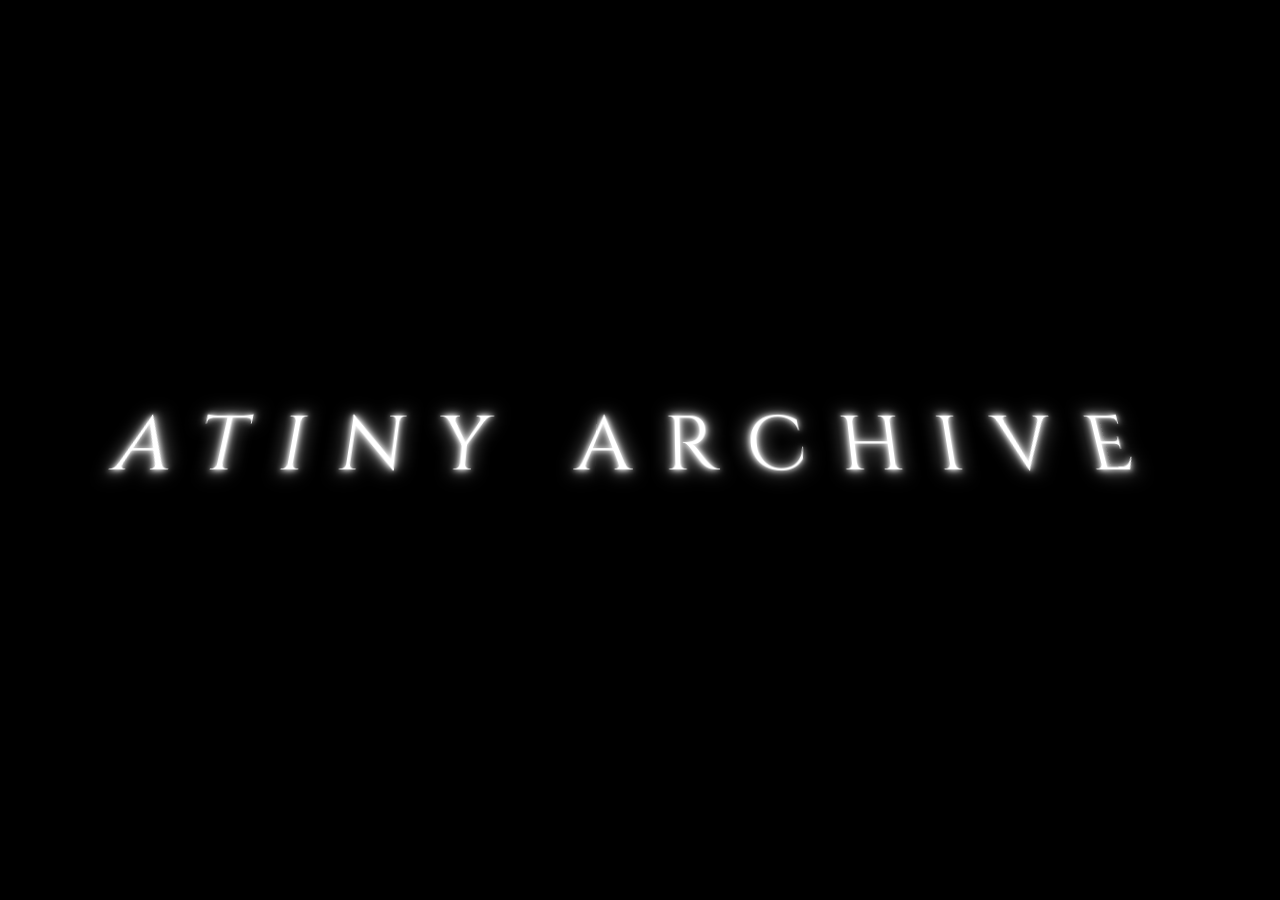
<file: public/inicio/inicio.html>
<html lang="en">
<head>
    <meta charset="UTF-8">
    <meta name="viewport" content="width=device-width, initial-scale=1.0">
    <meta name="robots" content="noindex, nofollow">
    <link rel="icon" href="../../assets/logonav.jpg" type="image/jpg">
    <title>ATINY Archive</title>
    <link href="https://cdn.jsdelivr.net/npm/bootstrap@5.3.0/dist/css/bootstrap.min.css" rel="stylesheet">
    <link rel="stylesheet" href="../../assets/style.css">
</head>
<body>
    <!-- d-flex: ativa o flexbox; align-items-center: centraliza verticalmente; 
     justify-content-center: centraliza horizontalmente; vh-100: ocupa 100% da altura da tela -->
    <div class="d-flex align-items-center justify-content-center vh-100" onclick="window.location.href='login.html'" 
     style="cursor: pointer; width: 100%;">
    <!-- redirecionando ao clicar em qualquer lugar da página -->
        <h1 class="title">ATINY ARCHIVE</h1>
    </div>

</body>
</html>
</file>
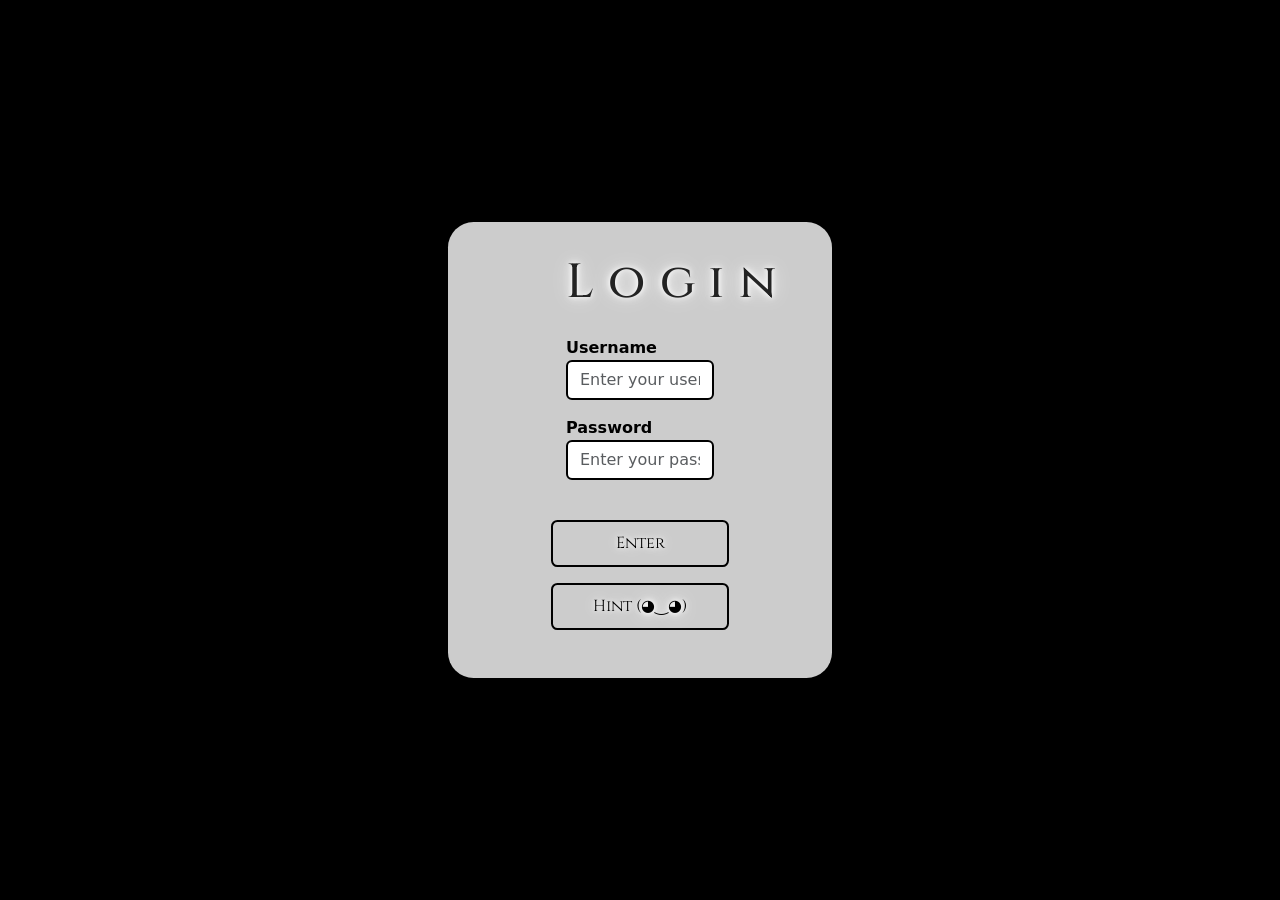
<file: public/inicio/login.html>
<html lang="en">

<head>
    <meta charset="UTF-8">
    <meta name="viewport" content="width=device-width, initial-scale=1.0">
    <meta name="robots" content="noindex, nofollow">
    <link rel="icon" href="../../assets/logonav.jpg" type="image/jpg">
    <title>ATINY Archive</title>
    <link href="https://cdn.jsdelivr.net/npm/bootstrap@5.3.0/dist/css/bootstrap.min.css" rel="stylesheet">
    <link rel="stylesheet" href="../../assets/style.css">
</head>

<body>

    <main class="d-flex align-items-center justify-content-center vh-100">
        <div class="container"
            style="max-width: 30%; background-color: rgba(255, 255, 255, 0.8); padding: 2rem; border-radius: 1.6rem">
            <div class="row justify-content-center">
                <div class="col-md-6">
                    <div>
                        <h2 id="login-title" class="text-center mb-4">
                            Login
                        </h2>
                    </div>

                    <form id="login-form" class="d-flex flex-column gap-3"
                        style="justify-content: center; align-items: center;" onsubmit="return validarLogin()">

                        <div class="form-group">
                            <label for="nome" style="color: #000; font-weight: bold">
                                Username
                            </label>
                            <input type="text" id="nome" class="form-control" placeholder="Enter your username"
                                style="border: 2px solid #000;">
                        </div>

                        <div class="form-group">
                            <label for="senha" style="color: #000; font-weight: bold">
                                Password
                            </label>
                            <input type="password" id="senha" class="form-control mb-4"
                                placeholder="Enter your password" style="border: 2px solid #000;">
                        </div>

                        <button type="submit" class="btn btn-primary btn-lg px-4 button btn-custom"
                            style="width: 120%;">
                            Enter
                        </button>

                        <button type="button" class="btn btn-primary btn-lg px-2 button btn-custom" style="width: 120%;"
                            onclick="dicas()">
                            Hint (◕‿◕)
                        </button>

                        <div id="dicaMenssagem">
                            <button type="button" class="botao-fechar" onclick="fecharDicas()">×</button>
                            <button type="button" onclick="mostrarDica('nome')" class="btn btn-secondary mb-2" 
                            style="width: 100%">
                                Username Hint
                            </button>
                            <button type="button" onclick="mostrarDica('senha')" class="btn btn-secondary" 
                            style="width: 100%">
                                Password Hint
                            </button>
                            <div id="dicaTexto" class="mt-3 text-center"></div>
                        </div>

                        <div id="error-message" style="display: none">
                            <p id="problema" class="text-danger"
                                style="font-weight: bold; text-shadow: 1px 1px 2px #ffacac4d; text-align: center;"></p>
                        </div>

                    </form>

                    <script src="../../scripts/login.js"></script>

                </div>
            </div>
        </div>
    </main>

</body>

</html>
</file>
<file: assets/style.css>
@import url('https://fonts.googleapis.com/css2?family=Cinzel:wght@300;400&family=Cormorant+Garamond:wght@300;400&display=swap');
/* importando duas fontes, a to título + texto comum */

::-webkit-scrollbar { /* esconde a barra de rolagem no Chrome */
    display: none;
}

* {
    scrollbar-width: none; /* esconde a barra de rolagem no Firefox */
}

/* Estilos globais */
body {
    background-color: #000000;
    color: #ffffff;
    position: relative;
    animation: surgirTela 2s ease forwards
}

header {
    position: sticky;
    top: 0;
    z-index: 10;
    background-color: rgba(0, 0, 0, 0.5);
}

main {
    position: relative;
    z-index: 1;
}

p {
    font-family: 'Cormorant Garamond', serif;
    color: #ffffff;
}

.p1 {
    font-weight: 500;
    text-shadow: #000000 0px 0px 5px, #000000 0px 0px 10px, #000000 0px 0px 20px;
    margin: 0;
    padding: 0;
    flex: 1;
    /* ocupa o espaço restante sem ultrapassar */
    min-width: 0;
    /* impede o texto de vazar pra fora */
    align-self: flex-start;
    word-break: break-word;
    /* quebra palavras longas */
    overflow-wrap: break-word;
    /* garante que o texto não vaze */
    text-shadow: 0 0 10px #000000, 0 0 10px #000000, 0 0 20px #000000;
}

.card-text { /* classe para os textos dentro dos cards */
    font-weight: 500;
    font-size: clamp(0.9rem, 2vw, 1.5rem);
    color: black;
}

#body1 { /* estilo específico para o body da disco e members */
    background-color: hsl(228, 19%, 10%);
}

h2 {
    font-family: 'Cormorant Garamond', serif;
    font-size: clamp(1.25rem, 3vw, 2rem);
    color: #ffffff;
    letter-spacing: 0.3em;
    margin: 0;
    text-shadow: 0 0 5px #ffffff, 0 0 10px #ffffff, 0 0 20px #ffffff;
}

h3 {
    font-family: 'Cormorant Garamond', serif;
    font-size: clamp(1.5rem, 4vw, 2.5rem);
    color: #ffffff;
    letter-spacing: 0.3em;
    margin: 0;
    text-shadow: 0 0 5px #ffffff, 0 0 10px #ffffff, 0 0 20px #ffffff;
}

.button {
    font-family: 'Cinzel', serif;
    font-size: 1em;
    color: #ffffff;
    background-color: transparent;
    border: 2px solid #ffffff;
    border-radius: 0.4rem;
    padding: 0.6rem 1.2rem;
    cursor: pointer;
    text-shadow: 0 0 5px #ffffff, 0 0 10px #ffffff, 0 0 20px #ffffff;
}

.button:hover {
    background-color: #007bff;
    border-color: #007bff;
    color: #ffffff;
}

.titleMenor {
    font-family: 'Cinzel', serif;
    font-size: clamp(0.9rem, 2vw, 1.5rem);
    color: #ffffff;
    letter-spacing: 0.3em;
    margin: 0;
    text-shadow: 0 0 5px #ffffff, 0 0 10px #ffffff, 0 0 20px #ffffff;
}

.nav-link {
    font-family: 'Cinzel', serif;
    font-size: clamp(0.8rem, 2vw, 1.2rem);
    color: #ffffff;
    text-decoration: none;
    text-shadow: 0 0 5px #000000, 0 0 10px #000000, 0 0 20px #000000;
}

.nav-link-act { /* classe para o link ativo no header */
    font-family: 'Cinzel', serif;
    font-weight: bold;
    color: #ffffff;
    text-shadow: 0 0 5px #ffffff, 0 0 10px #ffffff, 0 0 20px #ffffff;
}

.logo {
    opacity: 0.90;
}

.ateez {
    opacity: 0.87;
}

.group {
    opacity: 0.95;
}

#filtro {
    position: absolute;
    top: 0;
    left: 0;
    width: 100%;
    height: 100vh;
    background-color: rgba(0, 0, 0, 0.5);
    z-index: -1;
    pointer-events: none;
}

#fundo-vid { 
    position: fixed;
    top: 0;
    left: 0;
    width: 100%;
    height: 100%;
    object-fit: cover;
    z-index: -1;
}

.album-capa {
    width: 35%;
    aspect-ratio: 1;
    object-fit: cover;
    flex-shrink: 0;
}

/* esconde a barra de rolagem no Firefox */
.albuns {
    scrollbar-width: none;
}

/* esconde a barra de rolagem no Chrome */
.albuns::-webkit-scrollbar {
    display: none;
}

#musicas {
    min-height: 30vh;
    max-height: 75vh;
    position: sticky;
    top: 5rem;
    display: none;
    width: 100%;
    overflow-y: auto;
}

#musicas h3 {
    font-size: clamp(1rem, 2vw, 1.5rem);

}

#musicas p {
    font-size: clamp(0.8rem, 3vw, 1.2rem);
    text-shadow: #000000 0px 0px 5px, #000000 0px 0px 10px, #000000 0px 0px 20px;
}

.album-selecionado {
    background-color: rgba(255, 255, 255, 0.15);
    border-radius: 0.5rem;
    box-shadow: 0 0 0.5rem rgba(255, 255, 255, 0.3);
}

.album-selecionado p {
    text-shadow: 0 0 0.5rem #ffffff, 0 0 1rem #ffffff;
    color: #ffffff;
}

@keyframes surgirTela { /* animação para o fade-in da tela */
    0% {
        opacity: 0;
    }

    100% {
        opacity: 1;
    }
}

#fundo-era {
    position: fixed;
    top: 0;
    left: 0;
    width: 100%;
    height: 100%;
    background-size: cover;
    background-position: center;
    z-index: -1;
    opacity: 0;
    transition: opacity 0.4s ease;
}

@keyframes surgirLado { /* animação para o fade-in com movimento lateral */
    0% {
        opacity: 0;
        transform: translateX(-20px);
    }

    100% {
        opacity: 1;
        transform: translateX(0);
    }
}

@keyframes sumir { /* animação para o fade-out com movimento lateral */
    0% { opacity: 1; transform: translateX(0); }
    100% { opacity: 0; transform: translateX(20px); }
}

/* estilização dos arquivos da pasta inicio dentro de public (inicio, login e transicao) */

.title {
    font-family: 'Cinzel', serif;
    font-size: clamp(2rem, 8vw, 5rem);
    font-weight: 300;
    letter-spacing: 0.4em;
    /* font-weight: grossura da letra; 
    letter-spacing: espaçamento entre letras; 0.4 em = 20px */
    color: #fff;
    display: inline-block;
    transform: perspective(500px) rotateX(15deg);
    /* display: inline-block é necessário para que o transform funcione;
    transform: perspective() cria profundidade 3D, rotateX() deixa o texto inclinado */
    animation: surgir 2s ease forwards;
    /* surgir = nome da animação
    2s: duração
    ease: começa rápido e termina devagar
    forwards: mantém o estado final da animação ao terminar  */
    text-shadow: 0 0 5px #ffffff, 0 0 10px #ffffff, 0 0 20px #ffffff;
}

@keyframes surgir {
    0% { 
        opacity: 0; /* começa invisível */
        transform: perspective(500px) rotateX(15deg) translateY(-30px); 
        /* começa invisível e um pouco acima */
    }
    100% { 
        opacity: 1; /* termina visível */
        transform: perspective(500px) rotateX(15deg) translateY(0); 
        /* termina visível na posição normal */
    }
}

.mensagemInicial {
    font-family: 'Cinzel', serif;
    font-size: clamp(1rem, 3vw, 2rem);
    font-weight: 300;
    letter-spacing: 0.3em;
    animation: fadeInOut 5s forwards;
    text-shadow: 0 0 5px #ffffff, 0 0 10px #ffffff, 0 0 20px #ffffff;
}

/* @keyframes define uma animação passo a passo; "fadeInOut" é o nome da animação */
@keyframes fadeInOut { 
    0% {opacity: 0;} /* começa invisível */
    30% {opacity: 1;} /* aparece */
    70% {opacity: 1;} /* fica visível */
    100% {opacity: 0;} /* some */
}

#login-title { /* estilo pro login */
    font-family: 'Cinzel', serif;
    font-size: clamp(1.5rem, 4vw, 3rem);
    color: #232323;
    justify-self: center;
    letter-spacing: 0.3em;
    margin: 0;
    text-shadow: 0 0 5px #ffffff, 0 0 10px #ffffff, 0 0 20px #ffffff;
}

.btn-custom { /*custumizar botão*/
    background-color: transparent;
    border: 2px solid hsl(0, 0%, 0%);
    color: hwb(0 0% 100%);
    text-shadow: 0 0 5px hsl(0, 0%, 100%), 0 0 10px hwb(0 100% 0%), 0 0 20px #ffffff;
    transition: all 0.3s ease;
}

.btn-custom:hover { /* efeito de hover (quando o mouse tiver sobre o botão) */
    background-color: #007bff;
    color: hsl(0, 0%, 100%);
    text-shadow: 0 0 5px #ffffff, 0 0 10px #ffffff, 0 0 20px #ffffff;
    outline: none;
    border-color: transparent;
}

#dicaMenssagem {
    display: block; 
    position: absolute;
    top: 50%; /* Aparece no topo do container */
    left: 50%;
    transform: translate(-50%, -50%) scale(0.9);
    background-color: hsl(0, 0%, 100%);
    border: solid #ffffff;
    padding: 2.5rem 1.5rem 1.5rem 1.5rem;
    border-radius: 6px;
    box-shadow: 0px 4px 6px rgba(0,0,0,0.1);
    text-align: center;
    z-index: 10; /* z-index alto para garantir que fique acima de outros elementos */
    max-width: 80%;
    opacity: 0;
    visibility: hidden;
    transition: opacity 0.3s ease, transform 0.3s ease, visibility 0.3s;
}

#dicaMenssagem.ativa {
    opacity: 1;
    visibility: visible;
    transform: translate(-50%, -50%) scale(1);
}

.botao-fechar {
    position: absolute;
    top: 0.6rem;
    right: 0.6rem;

    width: 1.5rem;
    height: 1.5rem;

    padding: 0;
    margin: 0;

    border: none;
    background: transparent;

    font-size: 1.2rem;
    line-height: 1;
    cursor: pointer;
}

.botao-fechar:hover {
    font-weight: bold;
    color: #ff0000;
}

#dicaTexto {
    font-family: 'Cormorant Garamond', serif;
    font-size: 1.2rem;
    color: #333;
    font-weight: bold;
    min-height: 2rem;
}

/* ABAIXO DAQ PARA A DISCO/KARAOKE, não mexe no q tá pra cima */

.info-grid {
    display: flex;
    gap: 2rem;
    align-items: flex-start;
}
.info-text {
    flex: 1;
    min-width: 0;
}
.info-spotify {
    flex: 1;
    max-width: 45%;
}

.linha-ativa {
    opacity: 1;
    transform: scale(1.05);
    text-shadow: 0 0 8px #ffffff, 0 0 16px #ffffff;
}

.albuns {
    max-height: 65vh;
    min-height: 65vh;
    padding-left: 0.3rem;
    display: flex;
    align-items: safe center;
    overflow-y: auto;
    -webkit-mask-image: linear-gradient(to bottom, transparent 0, black 5%, black 95%, transparent 100%);
    mask-image: linear-gradient(to bottom, transparent 0, black 5%, black 95%, transparent 100%);
    scroll-behavior: smooth;
    padding-right: 0.5rem;
}

.albuns > div {
    width: 100%;
}

.karaoke-controles {
    flex-shrink: 0;
    padding-bottom: 0.5rem;
}

.linha-karaoke {
    opacity: 0.4;
    transition: opacity 0.3s ease, transform 0.3s ease;
    margin: 1rem 0;
}

.linha-coreano {
    font-size: clamp(1.8rem, 4vw, 3rem);
    margin: 0;
}

.linha-romanizacao {
    font-size: clamp(1rem, 2.5vw, 1.5rem);
    opacity: 0.75;
    margin: 0.3rem 0 0 0;
}

.linha-ativa {
    opacity: 1;
    transform: scale(1.05);
}

.linha-ativa .linha-coreano,
.linha-ativa .linha-romanizacao {
    text-shadow: 0 0 8px #ffffff, 0 0 16px #ffffff;
}

.karaoke-container {
    display: flex;
    flex-direction: column;
    align-items: center;
    text-align: center;
    width: 100%;
    max-width: 700px;
    margin: 0 auto;
    padding: 1.5rem 2rem; /* reduzido de 2.5rem */
    background-color: rgba(0, 0, 0, 0.55);
    border-radius: 1rem;
    backdrop-filter: blur(4px);
}

.karaoke-title {
    font-size: clamp(2.5rem, 5vw, 4rem); /* reduzido de 3.5rem-7rem */
    text-align: center;
    margin-bottom: 1rem; /* reduzido de 3rem */
}

#karaoke-lyrics {
    display: flex;
    flex-direction: column;
    align-items: center;
    justify-content: flex-start;
    gap: 0.3rem;
    max-height: 30vh; /* reduzido de 40vh, deixa mais espaço garantido pros botões */
    overflow-y: auto;
    text-align: center;
    width: 100%;
    margin-bottom: 1rem;
}


/* ===== ATZFLIX ===== */

.atzflix-main {
    min-height: calc(100vh - 4rem);
    position: relative;
}

/* Intro */
.atzflix-intro {
    display: flex;
    align-items: center;
    justify-content: center;
    height: calc(100vh - 4rem);
    transition: opacity 0.6s ease; 
}

.atzflix-intro {
    transition: opacity 0.6s ease;
}

.atzflix-intro.fade-out {
    opacity: 0;
}

.atzflix-logo {
    width: min(90vw, 800px);
    height: auto;
    animation: introATZFLIX 2.5s ease forwards;
    transform: scale(0.3);
    opacity: 0;
}

.atzflix-logo text {
    font-family: 'Anton', sans-serif;
    font-size: 7rem;
    fill: #E50914;
    letter-spacing: 0.05em;
}

@keyframes introATZFLIX {
    0% { transform: scale(0.3); opacity: 0; }
    50% { transform: scale(1.1); opacity: 1; }
    70% { transform: scale(0.95); }
    100% { transform: scale(1); opacity: 1; }
}

/* Perfis */
.atzflix-perfis {
    flex-direction: column;
    align-items: center;
    justify-content: center;
    min-height: calc(100vh - 4rem);
    padding: 2rem;
    gap: 2rem;
    transition: opacity 0.6s ease;
}

.perfis-titulo {
    font-size: clamp(1.5rem, 4vw, 2.5rem);
}

.perfis-grid {
    display: flex;
    flex-wrap: nowrap;
    justify-content: center;
    gap: 1rem;
    width: 100%;
    max-width: 950px;
    margin: 0 auto;
}

.perfil-card {
    cursor: pointer;
    text-align: center;
    transition: transform 0.2s ease;
    flex: 1 1 0;
    min-width: 0;
    max-width: 110px;
}

.perfil-foto {
    width: 100%;
    aspect-ratio: 1;
    object-fit: cover;
    border-radius: 0.5rem;
    border: 2px solid transparent;
    transition: border-color 0.2s ease;
}

.perfil-card:hover .perfil-foto {
    border-color: #ffffff;
}

.perfil-foto {
    width: 100%;
    aspect-ratio: 1;
    object-fit: cover;
    border-radius: 0.5rem;
    border: 2px solid transparent;
    transition: border-color 0.2s ease;
}

/* Catálogo */
.atzflix-catalogo {
    padding: 1.5rem 2rem;
    transition: opacity 0.6s ease;
    background: radial-gradient(ellipse 1200px 600px at top, rgba(229, 9, 20, 0.25), transparent 70%),
                #000000;
    min-height: calc(100vh - 4rem);
}

.catalogo-topo {
    display: flex;
    justify-content: space-between;
    align-items: center;
    margin-bottom: 2rem;
}

.perfil-avatar {
    width: 3rem;
    height: 3rem;
    border-radius: 0.4rem;
    object-fit: cover;
    cursor: pointer;
    border: 2px solid transparent;
    transition: border-color 0.2s ease;
}

.perfil-avatar:hover {
    border-color: #ffffff;
}

.categoria-fileira {
    margin-bottom: 2.5rem;
}

.categoria-titulo {
    font-size: clamp(1.1rem, 2.5vw, 1.6rem);
    margin-bottom: 1rem;
    text-align: left;
}

.categoria-scroll {
    display: flex;
    gap: 1rem;
    overflow-x: auto;
    padding: 1rem 0.5rem;
}

.video-card {
    flex: 0 0 auto;
    width: clamp(140px, 18vw, 220px);
    cursor: pointer;
    transition: transform 0.2s ease;
}

.video-card:hover {
    transform: scale(1.05);
}

.video-card img {
    width: 100%;
    aspect-ratio: 4/3;
    object-fit: cover;
    border-radius: 0.4rem;
}

.video-card p {
    font-size: 0.9rem;
    margin: 0.4rem 0 0 0;
    text-align: center;
}

/* Modal de vídeo */
.video-modal {
    position: fixed;
    top: 0;
    left: 0;
    width: 100%;
    height: 100%;
    background: rgba(0, 0, 0, 0.9);
    display: flex;
    align-items: center;
    justify-content: center;
    z-index: 100;
}

.video-modal-conteudo {
    width: 90%;
    max-width: 900px;
    background: #111;
    padding: 1.5rem;
    border-radius: 0.5rem;
    position: relative;
}

.video-modal-conteudo iframe {
    width: 100%;
    aspect-ratio: 16/9;
    border-radius: 0.4rem;
    margin-top: 1rem;
}

.video-modal-fechar {
    position: absolute;
    top: 1rem;
    right: 1rem;
    background: transparent;
    border: none;
    color: #fff;
    font-size: 1.5rem;
    cursor: pointer;
}

/* ===== MEMORIES ===== */

.memories-main {
    padding: 3rem 1.5rem 5rem;
    max-width: 900px;
    margin: 0 auto;
}

.memories-titulo {
    text-align: center;
    color: #3a2530;
    text-shadow: none;
    margin-bottom: 3rem;
}

.memories-timeline {
    position: relative;
    padding: 1rem 0;
}

.memories-timeline::before {
    content: '';
    position: absolute;
    left: 50%;
    top: 0;
    bottom: 0;
    width: 2px;
    background: rgba(58, 37, 48, 0.25);
    transform: translateX(-50%);
}

.memoria-item {
    position: relative;
    display: flex;
    width: 100%;
    margin-bottom: 3.5rem;
}

.memoria-item::before {
    content: '';
    position: absolute;
    left: 50%;
    top: 1.5rem;
    width: 14px;
    height: 14px;
    border-radius: 50%;
    background: #ffffff;
    border: 3px solid #3a2530;
    transform: translate(-50%, -50%);
    z-index: 2;
}

.memoria-item:nth-child(odd) {
    justify-content: flex-start;
}

.memoria-item:nth-child(even) {
    justify-content: flex-end;
}

.memoria-conteudo {
    width: 45%;
    background: rgba(255, 255, 255, 0.4);
    padding: 1rem;
    border-radius: 0.8rem;
    box-shadow: 0 2px 10px rgba(0, 0, 0, 0.1);
}

.memoria-img {
    width: 100%;
    aspect-ratio: 4/3;
    object-fit: cover;
    border-radius: 0.5rem;
    margin-bottom: 0.7rem;
}

.memoria-texto-pt,
.memoria-texto-en {
    color: #3a2530;
    text-shadow: none;
    font-size: 0.95rem;
    margin: 0.2rem 0;
    text-align: left;
}

.memoria-texto-en {
    opacity: 0.75;
    font-style: italic;
}

.memoria-final {
    margin-top: 4rem;
    text-align: center;
    background: rgba(255, 255, 255, 0.4);
    border-radius: 1rem;
    padding: 2rem;
    box-shadow: 0 2px 10px rgba(0, 0, 0, 0.1);
}

.memoria-final-img {
    width: min(400px, 70vw);
    border-radius: 0.7rem;
    margin-bottom: 1.5rem;
}

.memoria-final-texto-pt,
.memoria-final-texto-en {
    color: #3a2530;
    text-shadow: none;
    max-width: 550px;
    margin: 0 auto 0.8rem;
    line-height: 1.6;
}

.memoria-final-texto-en {
    opacity: 0.8;
    font-style: italic;
}

/* Celular: timeline vira uma coluna só */
@media (max-width: 700px) {
    .memories-timeline::before {
        left: 20px;
    }

    .memoria-item,
    .memoria-item:nth-child(even) {
        justify-content: flex-start;
        padding-left: 45px;
    }

    .memoria-item::before {
        left: 20px;
    }

    .memoria-conteudo {
        width: 100%;
    }
}

.memories-body {
    background: 
        radial-gradient(circle at 15% 10%, rgba(255, 255, 255, 0.3), transparent 45%),
        radial-gradient(circle at 85% 90%, rgba(255, 255, 255, 0.2), transparent 45%),
        linear-gradient(160deg, #e8bcc4 0%, #d4a2aa 50%, #c48d96 100%);
    background-attachment: fixed;
    position: relative;
}

.memories-body::before {
    content: '';
    position: fixed;
    inset: 0;
    background-image: url("data:image/svg+xml,%3Csvg xmlns='http://www.w3.org/2000/svg' width='60' height='60' viewBox='0 0 60 60'%3E%3Cpath d='M30 45 C10 30 5 15 20 12 C27 11 30 18 30 18 C30 18 33 11 40 12 C55 15 50 30 30 45Z' fill='%23ffffff' opacity='0.5'/%3E%3C/svg%3E");
    background-size: 70px 70px;
    background-repeat: repeat;
    opacity: 0.12;
    pointer-events: none;
    z-index: 0;
}

/* ===== FINAL MESSAGE ===== */

.final-main {
    display: flex;
    align-items: center;
    justify-content: center;
    min-height: calc(100vh - 4rem);
    padding: 2rem 1.5rem;
}

.final-card {
    background: rgba(255, 255, 255, 0.45);
    border-radius: 1.2rem;
    padding: 2.5rem 2rem;
    max-width: 600px;
    text-align: center;
    box-shadow: 0 8px 30px rgba(58, 37, 48, 0.15);
    animation: surgirFinal 1s ease forwards;
    opacity: 0;
}

@keyframes surgirFinal {
    0% { opacity: 0; transform: translateY(20px); }
    100% { opacity: 1; transform: translateY(0); }
}

.final-img {
    width: 130px;
    border-radius: 50%;
    object-fit: cover;
    aspect-ratio: 1;
    box-shadow: 0 4px 15px rgba(58, 37, 48, 0.25);
    margin-bottom: 1.5rem;
    border: 3px solid #ffffff;
}

.final-titulo {
    color: #3a2530;
    text-shadow: none;
    margin-bottom: 1.5rem;
}

.final-texto {
    color: #3a2530;
    text-shadow: none;
    font-size: 1.05rem;
    line-height: 1.8;
    margin-bottom: 2rem;
    text-align: left;
}

.final-btn {
    display: inline-block;
    font-family: 'Cinzel', serif;
    color: #3a2530;
    background: transparent;
    border: 2px solid #3a2530;
    border-radius: 0.5rem;
    padding: 0.7rem 1.6rem;
    text-decoration: none;
    text-shadow: none;
    transition: background-color 0.3s ease, color 0.3s ease;
}

.final-btn:hover {
    background-color: #3a2530;
    color: #ffffff;
}

/* ===== LORE ===== */

.lore-main {
    max-width: 800px;
    margin: 0 auto;
    padding: 3rem 1.5rem 5rem;
}

.lore-titulo {
    text-align: center;
    margin-bottom: 1.5rem;
}

.lore-hero-img {
    display: block;
    max-width: 100%;
    border-radius: 0.8rem;
    margin: 0 auto 2.5rem;
    box-shadow: 0 4px 20px rgba(0, 0, 0, 0.4);
}

.lore-intro {
    background: rgba(255, 255, 255, 0.05);
    border-left: 3px solid #ffffff;
    border-radius: 0.5rem;
    padding: 1.5rem 2rem;
    margin-bottom: 3.5rem;
}

.lore-intro p {
    font-size: 1.05rem;
    line-height: 1.8;
    margin-bottom: 1rem;
}

.lore-intro p:last-child {
    margin-bottom: 0;
}

.lore-chapter {
    display: flex;
    gap: 1.5rem;
    margin-bottom: 4rem;
    padding-bottom: 3rem;
    border-bottom: 1px solid rgba(255, 255, 255, 0.15);
}

.lore-chapter:last-child {
    border-bottom: none;
}

.lore-chapter-numero {
    flex-shrink: 0;
    font-family: 'Cinzel', serif;
    font-size: 3rem;
    font-weight: 300;
    opacity: 0.3;
    line-height: 1;
    width: 4rem;
}

.lore-chapter-conteudo h2 {
    text-align: left;
    font-size: clamp(1.4rem, 3vw, 2rem);
    margin-bottom: 0.3rem;
}

.lore-chapter-serie {
    font-family: 'Cinzel', serif;
    font-size: 0.85rem;
    letter-spacing: 0.2em;
    opacity: 0.6;
    text-transform: uppercase;
    margin-bottom: 1.2rem;
}

.lore-chapter-conteudo p {
    text-align: left;
    font-size: 1.02rem;
    line-height: 1.8;
    margin-bottom: 1rem;
}

.lore-chapter-conteudo strong {
    text-shadow: 0 0 5px #ffffff, 0 0 10px #ffffff;
}

/* Celular: número do capítulo fica menor e em cima */
@media (max-width: 650px) {
    .lore-chapter {
        flex-direction: column;
        gap: 0.5rem;
    }

    .lore-chapter-numero {
        font-size: 2rem;
        opacity: 0.4;
    }
}

/* ===== POLIMENTO GERAL DA PÁGINA DE DISCOGRAFIA ===== */

.container-fluid.py-5.px-5 {
    padding-top: 2.5rem !important;
}

.container-fluid.py-5.px-5 > h2 {
    text-align: left;
    margin-bottom: 2.5rem;
    padding-left: 0.5rem;
    border-left: 3px solid #ffffff;
    padding-left: 1rem;
}

/* ===== MEMBERS ===== */

.container.mt-5 > h2 {
    text-align: left;
    border-left: 3px solid #ffffff;
    padding-left: 1rem;
    margin-bottom: 2.5rem;
}

.container.mt-5 .card {
    background-color: rgba(255, 255, 255, 0.05);
    border: 1px solid rgba(255, 255, 255, 0.15);
    border-radius: 0.6rem;
    overflow: hidden;
    transition: transform 0.25s ease, border-color 0.25s ease, box-shadow 0.25s ease;
}

.container.mt-5 .card:hover {
    transform: translateY(-6px);
    border-color: #ffffff;
    box-shadow: 0 10px 25px rgba(255, 255, 255, 0.1);
}

.container.mt-5 .card-img-top {
    aspect-ratio: 3/4;
    object-fit: cover;
}

.container.mt-5 .card-title {
    font-family: 'Cinzel', serif;
    color: #ffffff;
    letter-spacing: 0.1em;
    text-shadow: 0 0 5px #ffffff, 0 0 10px #ffffff;
    margin-bottom: 0.5rem;
}

.container.mt-5 .card-text {
    font-family: 'Cormorant Garamond', serif;
    color: #ffffff !important;
    font-size: 1rem;
    line-height: 1.5;
}

/* ===== HOME ===== */

.home-botoes {
    margin-top: 0.5rem;
}

.about-section {
    max-width: 1000px;
    margin: 0 auto;
}

.about-titulo {
    border-left: 3px solid #ffffff;
    padding-left: 1rem;
    margin-bottom: 2.5rem;
}

.about-bloco {
    display: flex;
    align-items: center;
    gap: 2.5rem;
    margin-bottom: 3rem;
}

.about-bloco-inverso {
    flex-direction: row-reverse;
}

.about-img {
    width: 32%;
    flex-shrink: 0;
    border-radius: 0.6rem;
}

.about-texto {
    background-color: rgba(0, 0, 0, 0.65); /* aumentado de 0.3 pra 0.65 */
    backdrop-filter: blur(3px); /* desfoca levemente o que passa atrás, ajuda ainda mais na leitura */
    border-radius: 0.6rem;
    padding: 1.5rem;
    line-height: 1.7;
    margin: 0;
}

/* Celular: imagem em cima, texto embaixo, sempre na mesma ordem */
@media (max-width: 768px) {
    .about-bloco,
    .about-bloco-inverso {
        flex-direction: column;
    }

    .about-img {
        width: 60%;
    }
}

/* ===================================================== */
/* ===== RESPONSIVIDADE MOBILE — */
/* ===================================================== */

/* Rede de segurança: nunca deixa nada vazar pra fora da tela horizontalmente */
html {
    overflow-x: hidden;
}

/* ===== HEADER / NAV — em todas as páginas ===== */
@media (max-width: 900px) {
    header.d-flex {
        flex-wrap: wrap;
        row-gap: 0.5rem;
        padding: 0.8rem 1rem !important;
    }

    header nav.d-flex {
        flex-wrap: wrap;
        gap: 0.7rem 1rem !important;
        justify-content: center;
        width: 100%;
    }

    .nav-link, .nav-link-act {
        font-size: 0.85rem !important;
    }
}

/* ===== DISCOGRAFIA (disco.html) ===== */
@media (max-width: 900px) {
    .row.flex-nowrap {
        flex-wrap: wrap !important;
    }

    .row.flex-nowrap > .col-md-3,
    .row.flex-nowrap > .col-md-8 {
        max-width: 100% !important;
        flex: 0 0 100% !important;
        width: 100%;
    }

    .albuns {
        max-height: 40vh !important;
        min-height: unset !important;
    }

    #musicas {
        position: static !important;
        max-height: none !important;
    }

    .info-grid, .karaoke-grid {
        flex-direction: column !important;
    }

    .info-spotify {
        max-width: 100% !important;
    }

    .karaoke-container {
        padding: 1rem !important;
    }
}

/* ===== ATZFLIX ===== */
@media (max-width: 600px) {
    .perfis-grid {
        flex-wrap: wrap !important;
        justify-content: center;
    }

    .perfil-card {
        max-width: 80px !important;
    }

    .atzflix-logo text {
        font-size: 5rem;
    }

    .categoria-titulo {
        text-align: center;
    }
}

/* ===== LOGIN (inicio/login.html) — sobrescreve o max-width: 30% inline ===== */
@media (max-width: 700px) {
    main.d-flex.align-items-center.justify-content-center.vh-100 > .container {
        max-width: 90% !important;
        padding: 1.5rem !important;
    }

    #login-title {
        font-size: 1.6rem !important;
    }
}

/* ===== MEMBERS — grid do Bootstrap já empilha sozinho, só ajusta espaçamento ===== */
@media (max-width: 600px) {
    .container.mt-5 {
        padding-left: 1rem !important;
        padding-right: 1rem !important;
    }
}

/* ===== HOME — ajusta o hero pra caber melhor ===== */
@media (max-width: 600px) {
    main.container.text-center img.ateez {
        width: 55% !important;
    }

    .home-botoes {
        flex-direction: column;
        gap: 0.8rem !important;
    }

    .home-botoes a {
        width: 80%;
    }
}

/* ===== LORE ===== */
@media (max-width: 600px) {
    .lore-hero-img {
        width: 100%;
    }
}

/* ===== FINAL MESSAGE ===== */
@media (max-width: 500px) {
    .final-card {
        padding: 1.8rem 1.2rem;
    }

    .final-img {
        width: 100px;
    }
}
</file>
